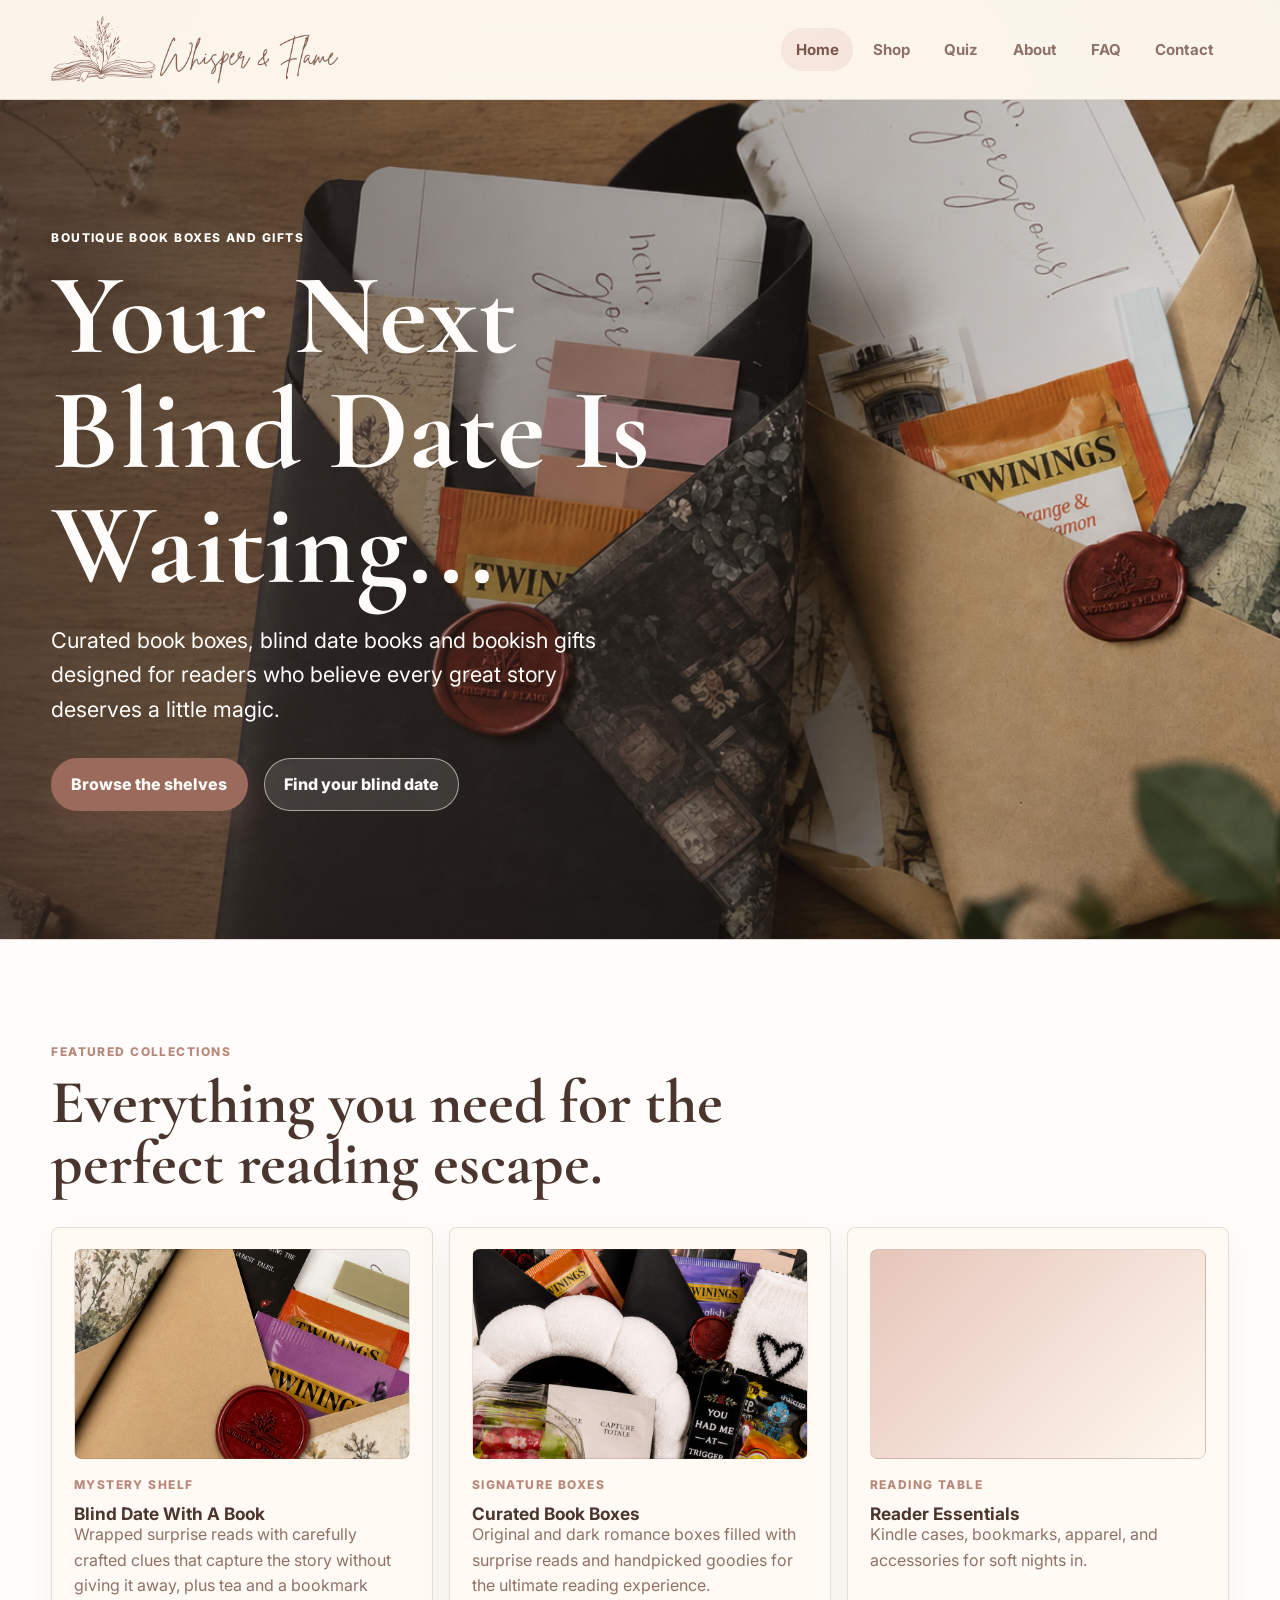
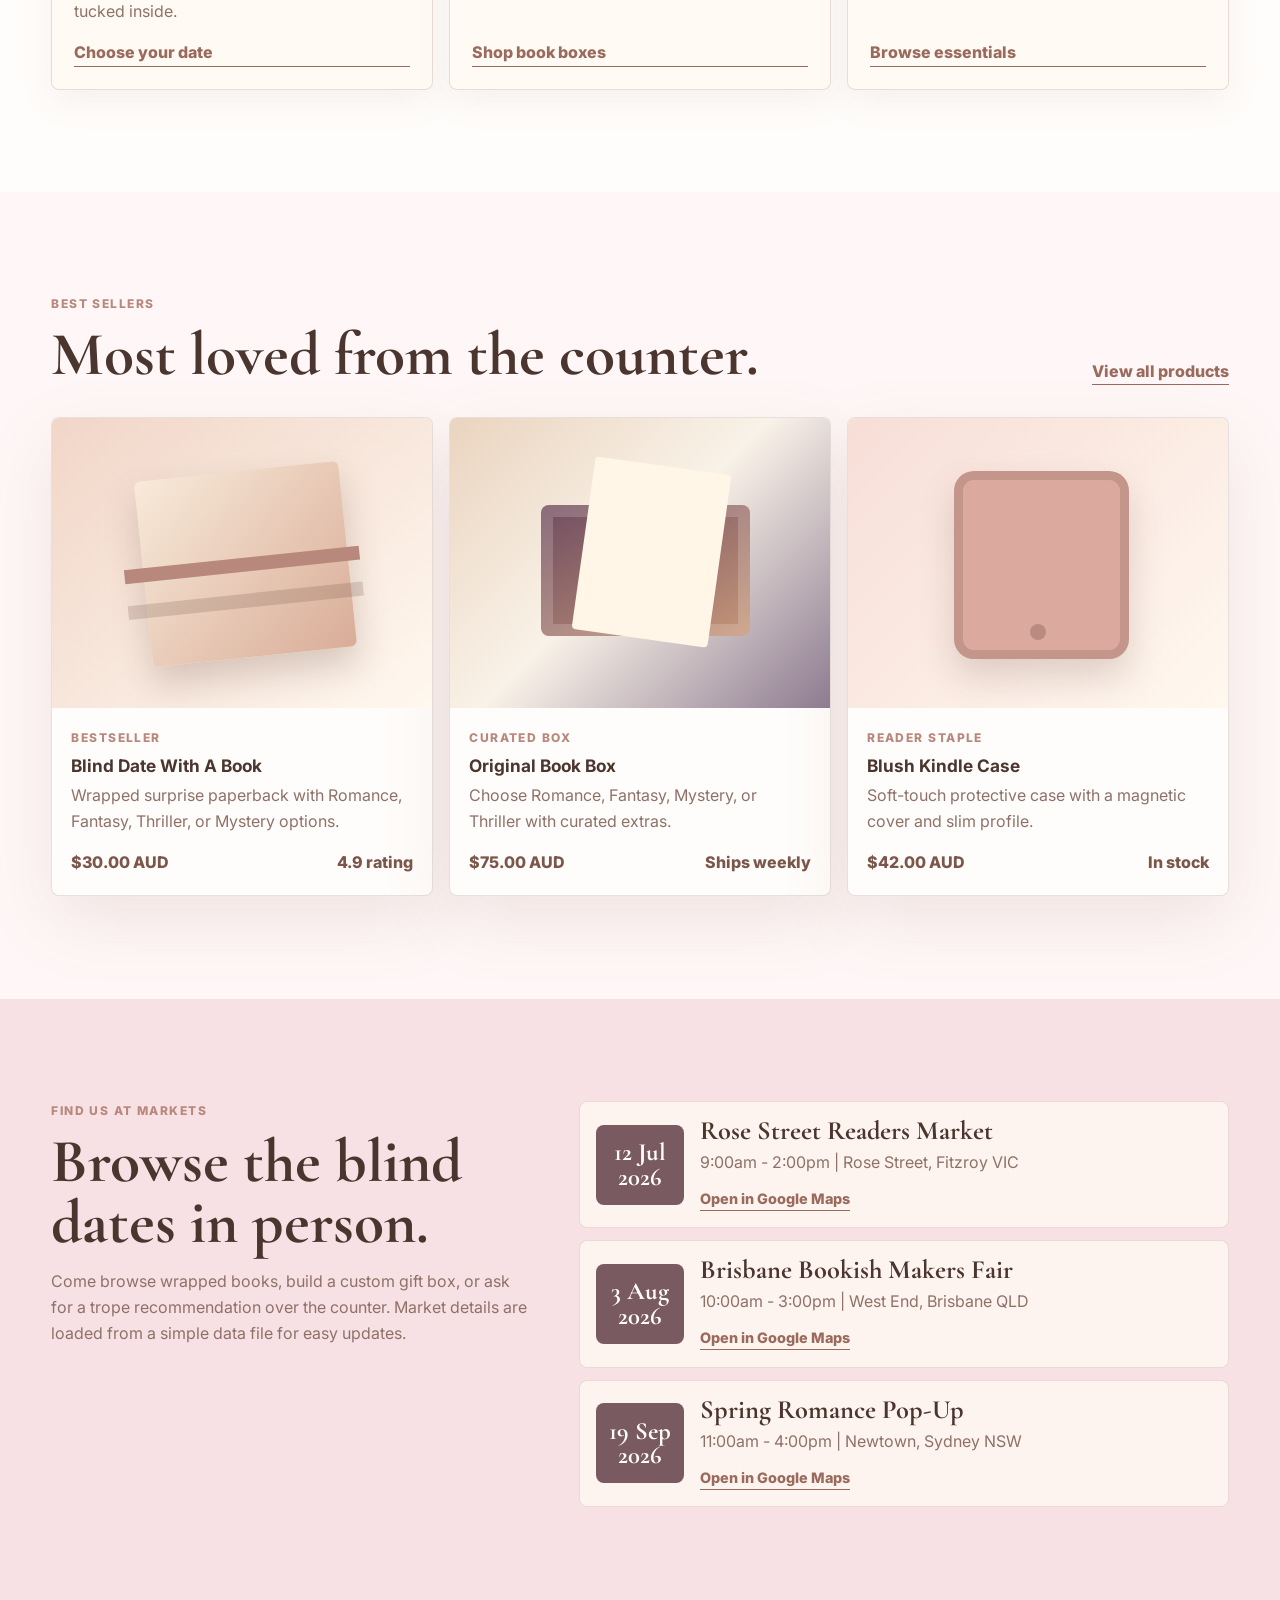
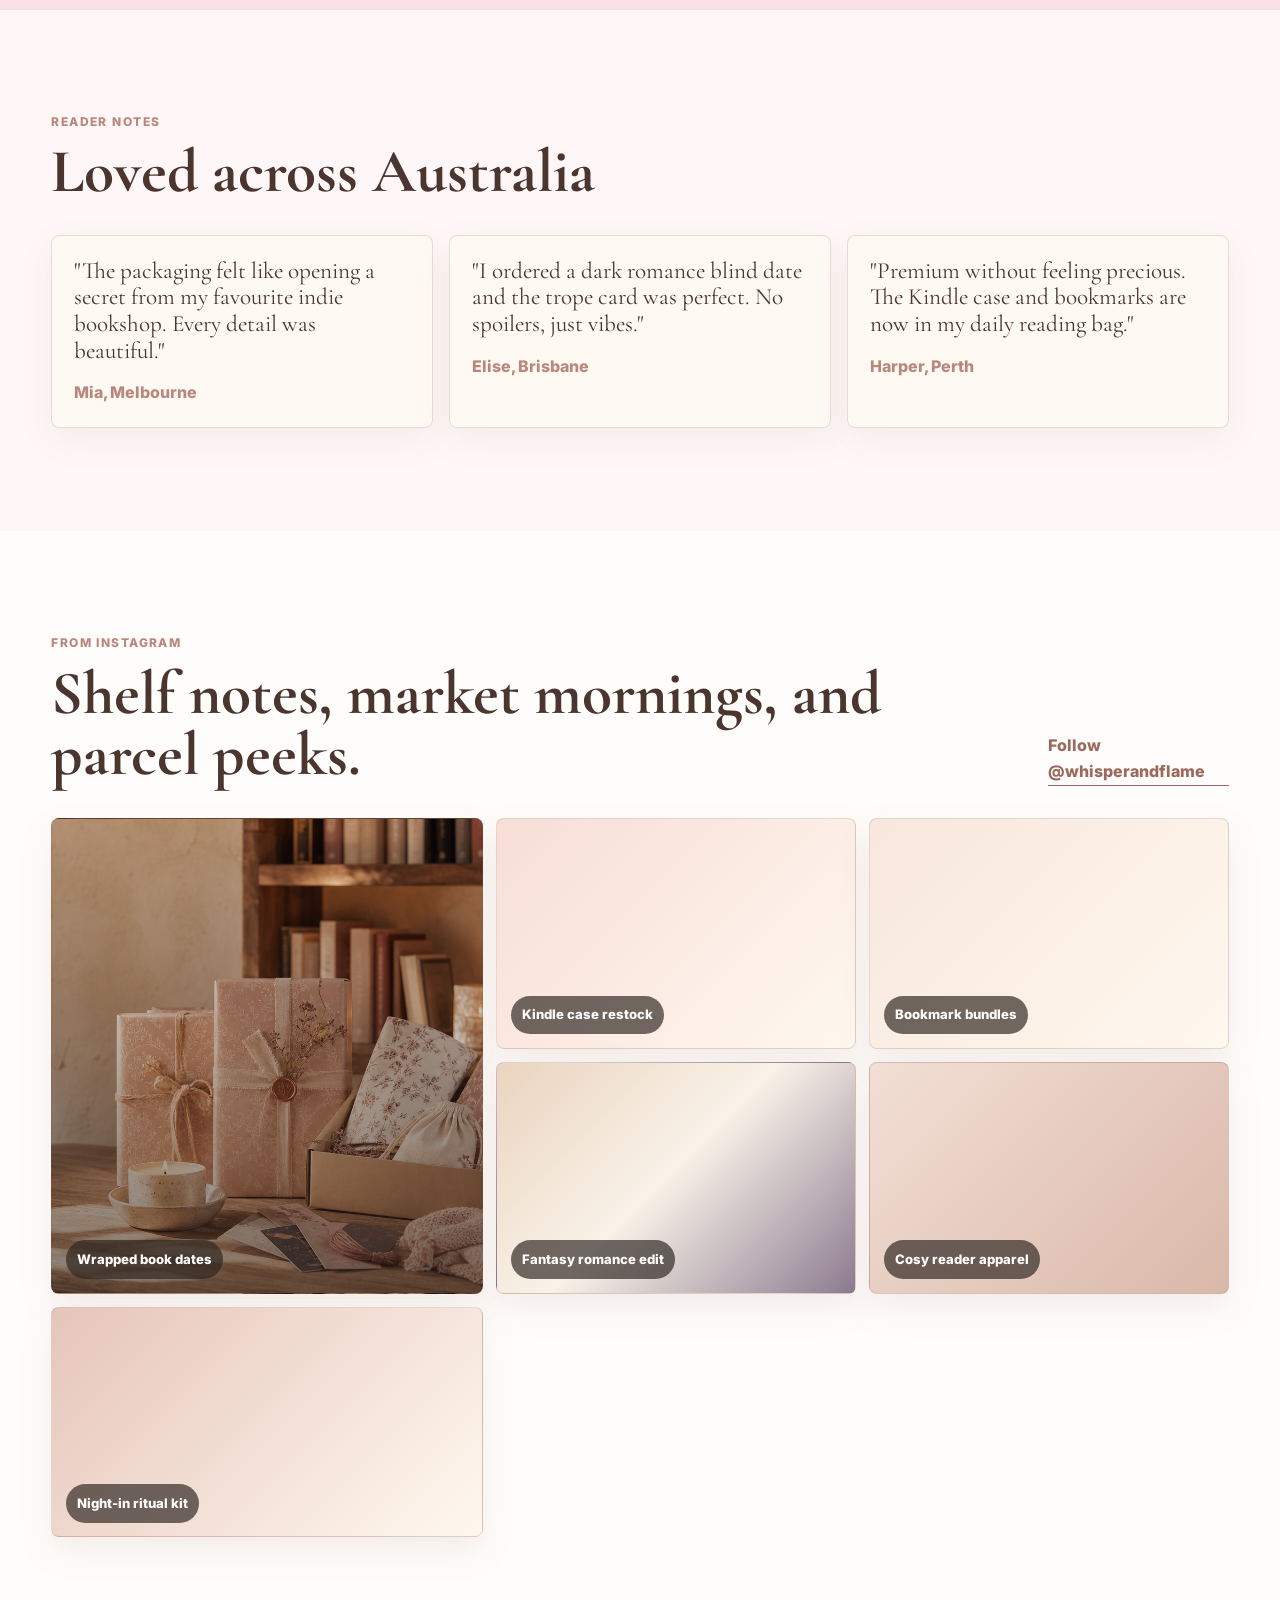
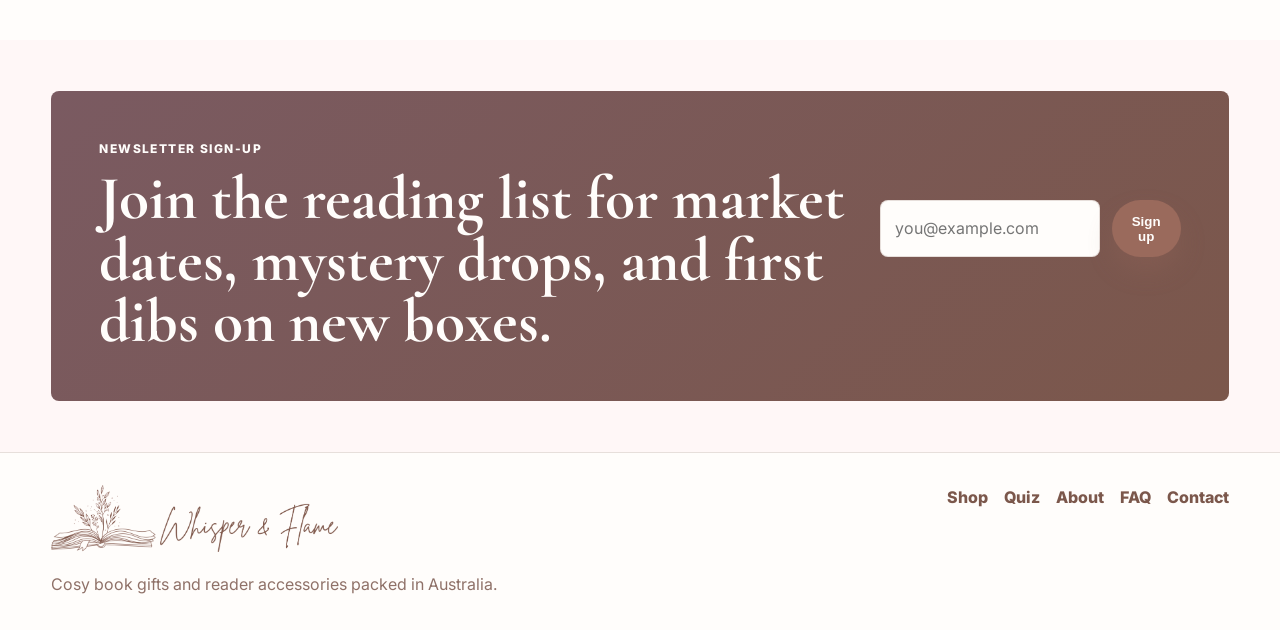
<file: index.html>
<!doctype html>
<html lang="en-AU">
  <head>
    <meta charset="utf-8">
    <meta name="viewport" content="width=device-width, initial-scale=1">
    <title>Whisper & Flame | Romantic Book Boxes Australia</title>
    <meta name="description" content="Whisper & Flame creates cosy book boxes, Blind Date With A Book packages, Kindle cases, bookmarks, apparel, and reading accessories for Australian romance and fantasy readers.">
    <link rel="preconnect" href="https://fonts.googleapis.com">
    <link rel="preconnect" href="https://fonts.gstatic.com" crossorigin>
    <link href="https://fonts.googleapis.com/css2?family=Cormorant+Garamond:wght@600;700&family=Inter:wght@400;500;600;700&display=swap" rel="stylesheet">
    <link rel="stylesheet" href="assets/styles.css">
  </head>
  <body>
    <header class="site-header">
      <a class="brand" href="index.html" aria-label="Whisper & Flame home">
        <span class="brand-mark">W&F</span>
        <span>Whisper & Flame</span>
      </a>
      <button class="nav-toggle" type="button" aria-label="Open menu" aria-expanded="false">
        <span></span><span></span><span></span>
      </button>
      <nav class="site-nav" aria-label="Primary navigation">
        <a href="index.html" aria-current="page">Home</a>
        <a href="shop.html">Shop</a>
        <a href="quiz.html">Quiz</a>
        <a href="about.html">About</a>
        <a href="faq.html">FAQ</a>
        <a href="contact.html">Contact</a>
      </nav>
    </header>

    <main>
      <section class="hero">
        <div class="hero-media" aria-hidden="true"></div>
        <div class="hero-content">
          <p class="eyebrow">Boutique book boxes and gifts</p>
          <h1>Your Next Blind Date Is Waiting...</h1>
          <p class="hero-copy">Curated book boxes, blind date books and bookish gifts designed for readers who believe every great story deserves a little magic.</p>
          <div class="hero-actions">
            <a class="button primary" href="shop.html">Browse the shelves</a>
            <a class="button ghost" href="quiz.html">Find your blind date</a>
          </div>
        </div>
      </section>

      <section class="section intro-band">
        <div class="section-heading">
          <p class="eyebrow">Featured collections</p>
          <h2>Everything you need for the perfect reading escape.</h2>
        </div>
        <div class="collection-grid">
          <article class="collection-card">
            <div class="collection-visual collection-photo blind-date-photo" aria-hidden="true"></div>
            <div>
              <p class="product-kicker">Mystery shelf</p>
              <h3>Blind Date With A Book</h3>
              <p>Wrapped surprise reads with carefully crafted clues that capture the story without giving it away, plus tea and a bookmark tucked inside.</p>
            </div>
            <a class="text-link" href="product.html">Choose your date</a>
          </article>
          <article class="collection-card">
            <div class="collection-visual collection-photo book-boxes-photo" aria-hidden="true"></div>
            <div>
              <p class="product-kicker">Signature boxes</p>
              <h3>Curated Book Boxes</h3>
              <p>Original and dark romance boxes filled with surprise reads and handpicked goodies for the ultimate reading experience.</p>
            </div>
            <a class="text-link" href="shop.html">Shop book boxes</a>
          </article>
          <article class="collection-card">
            <div class="collection-visual reading-kit" aria-hidden="true"></div>
            <div>
              <p class="product-kicker">Reading table</p>
              <h3>Reader Essentials</h3>
              <p>Kindle cases, bookmarks, apparel, and accessories for soft nights in.</p>
            </div>
            <a class="text-link" href="shop.html">Browse essentials</a>
          </article>
        </div>
      </section>

      <section class="section">
        <div class="section-heading split">
          <div>
            <p class="eyebrow">Best sellers</p>
            <h2>Most loved from the counter.</h2>
          </div>
          <a class="text-link" href="shop.html">View all products</a>
        </div>
        <div class="product-grid">
          <article class="product-card">
            <a class="product-visual blind-date" href="product.html" aria-label="View Blind Date With A Book product"></a>
            <div class="product-info">
              <p class="product-kicker">Bestseller</p>
              <h3><a href="product.html">Blind Date With A Book</a></h3>
              <p>Wrapped surprise paperback with Romance, Fantasy, Thriller, or Mystery options.</p>
              <div class="product-meta"><span>$30.00 AUD</span><span>4.9 rating</span></div>
            </div>
          </article>
          <article class="product-card">
            <a class="product-visual fantasy-box" href="shop.html" aria-label="View Original Book Box"></a>
            <div class="product-info">
              <p class="product-kicker">Curated box</p>
              <h3><a href="shop.html">Original Book Box</a></h3>
              <p>Choose Romance, Fantasy, Mystery, or Thriller with curated extras.</p>
              <div class="product-meta"><span>$75.00 AUD</span><span>Ships weekly</span></div>
            </div>
          </article>
          <article class="product-card">
            <a class="product-visual kindle-case" href="shop.html" aria-label="View Blush Kindle Case"></a>
            <div class="product-info">
              <p class="product-kicker">Reader staple</p>
              <h3><a href="shop.html">Blush Kindle Case</a></h3>
              <p>Soft-touch protective case with a magnetic cover and slim profile.</p>
              <div class="product-meta"><span>$42.00 AUD</span><span>In stock</span></div>
            </div>
          </article>
        </div>
      </section>

      <section class="section warm-section">
        <div class="market-layout">
          <div class="section-heading">
            <p class="eyebrow">Find Us At Markets</p>
            <h2>Browse the blind dates in person.</h2>
            <p>Come browse wrapped books, build a custom gift box, or ask for a trope recommendation over the counter. Market details are loaded from a simple data file for easy updates.</p>
          </div>
          <div class="market-list" data-markets-list aria-label="Upcoming market dates">
            <p class="market-loading">Loading upcoming markets...</p>
          </div>
        </div>
      </section>

      <section class="section reviews">
        <div class="section-heading">
          <p class="eyebrow">Reader notes</p>
          <h2>Loved across Australia</h2>
        </div>
        <div class="review-grid">
          <figure>
            <blockquote>"The packaging felt like opening a secret from my favourite indie bookshop. Every detail was beautiful."</blockquote>
            <figcaption>Mia, Melbourne</figcaption>
          </figure>
          <figure>
            <blockquote>"I ordered a dark romance blind date and the trope card was perfect. No spoilers, just vibes."</blockquote>
            <figcaption>Elise, Brisbane</figcaption>
          </figure>
          <figure>
            <blockquote>"Premium without feeling precious. The Kindle case and bookmarks are now in my daily reading bag."</blockquote>
            <figcaption>Harper, Perth</figcaption>
          </figure>
        </div>
      </section>

      <section class="section instagram-section">
        <div class="section-heading split">
          <div>
            <p class="eyebrow">From Instagram</p>
            <h2>Shelf notes, market mornings, and parcel peeks.</h2>
          </div>
          <a class="text-link" href="contact.html">Follow @whisperandflame</a>
        </div>
        <div class="instagram-grid" aria-label="Instagram feed preview">
          <a class="instagram-tile hero-tile" href="shop.html"><span>Wrapped book dates</span></a>
          <a class="instagram-tile kindle-case" href="shop.html"><span>Kindle case restock</span></a>
          <a class="instagram-tile bookmark" href="shop.html"><span>Bookmark bundles</span></a>
          <a class="instagram-tile fantasy-box" href="shop.html"><span>Fantasy romance edit</span></a>
          <a class="instagram-tile sweater" href="shop.html"><span>Cosy reader apparel</span></a>
          <a class="instagram-tile reading-kit" href="shop.html"><span>Night-in ritual kit</span></a>
        </div>
      </section>

      <section class="newsletter">
        <div>
          <p class="eyebrow">Newsletter sign-up</p>
          <h2>Join the reading list for market dates, mystery drops, and first dibs on new boxes.</h2>
        </div>
        <form class="signup-form" data-signup>
          <label class="sr-only" for="email">Email address</label>
          <input id="email" name="email" type="email" placeholder="you@example.com" required>
          <button class="button primary" type="submit">Sign up</button>
          <p class="form-note" aria-live="polite"></p>
        </form>
      </section>
    </main>

    <footer class="site-footer">
      <div>
        <a class="brand" href="index.html"><span class="brand-mark">W&F</span><span>Whisper & Flame</span></a>
        <p>Cosy book gifts and reader accessories packed in Australia.</p>
      </div>
      <div class="footer-links">
        <a href="shop.html">Shop</a>
        <a href="quiz.html">Quiz</a>
        <a href="about.html">About</a>
        <a href="faq.html">FAQ</a>
        <a href="contact.html">Contact</a>
      </div>
    </footer>
    <script src="assets/main.js"></script>
  </body>
</html>
</file>
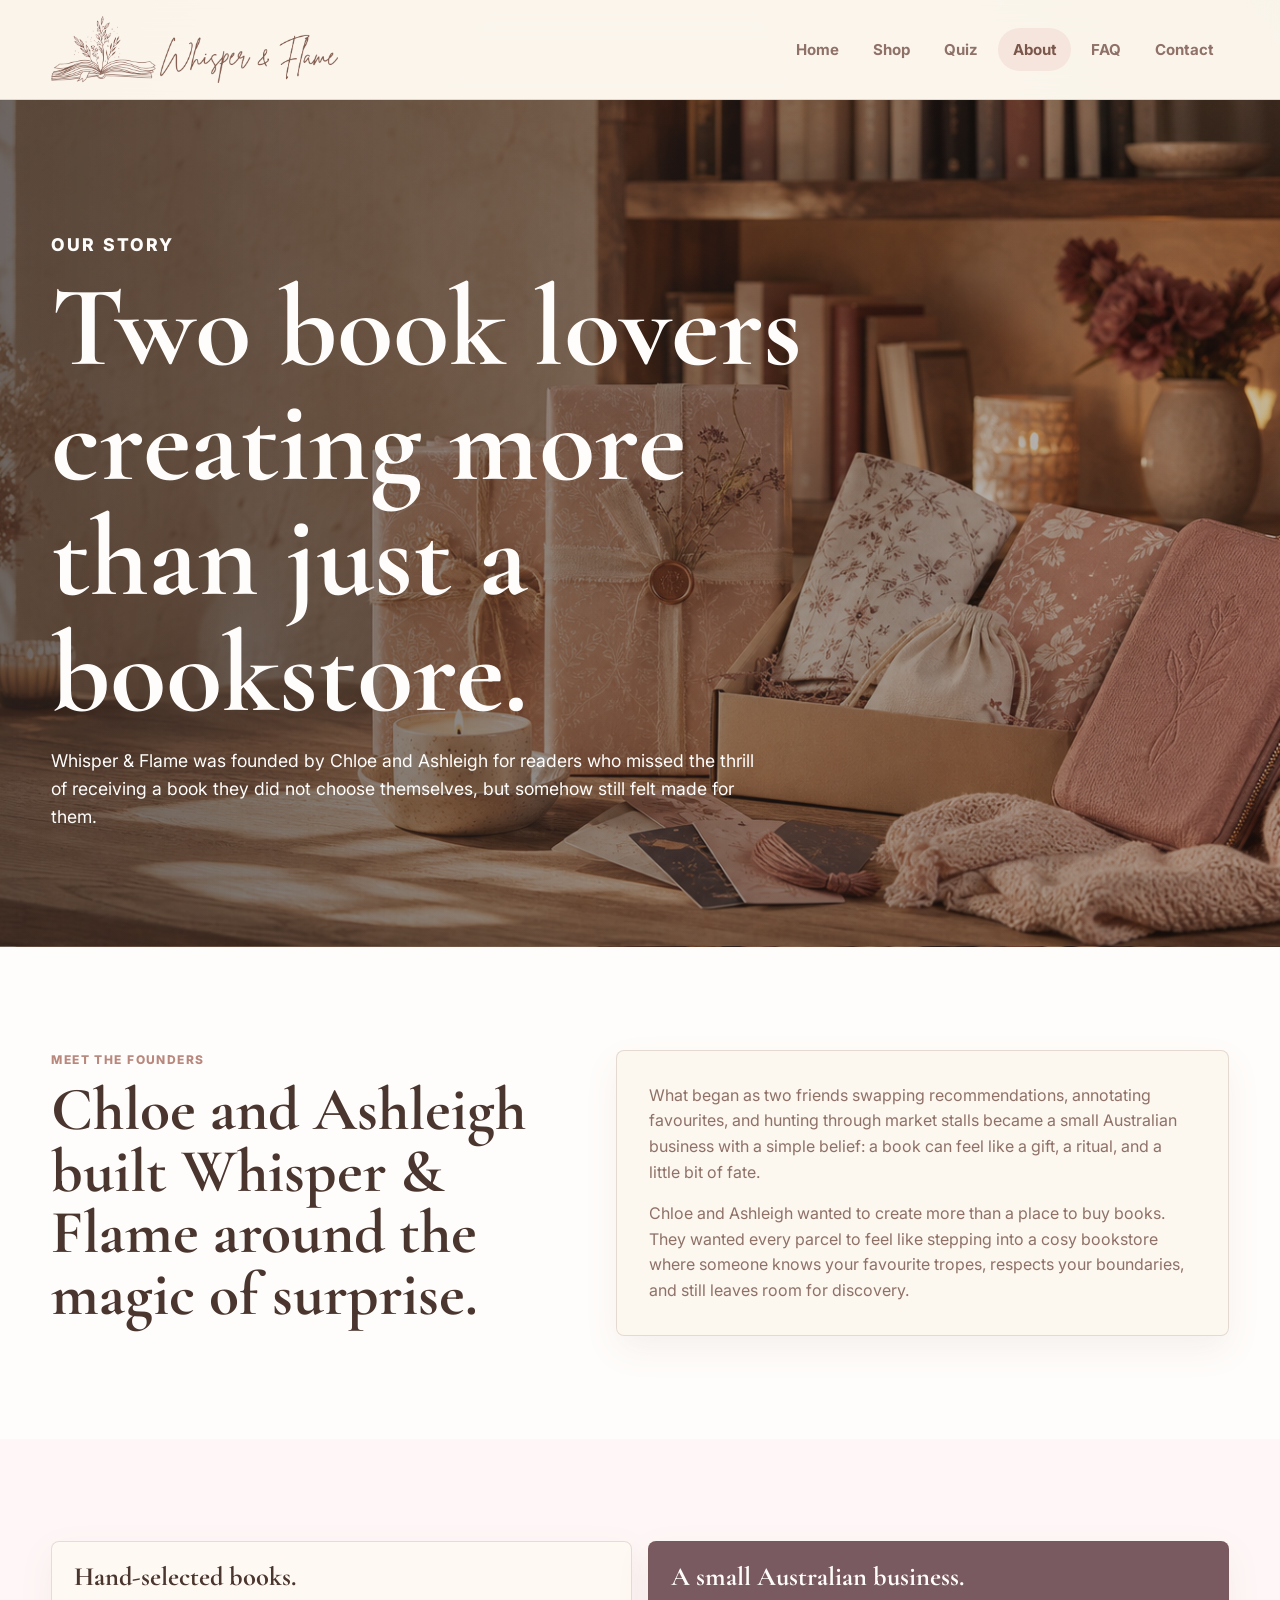
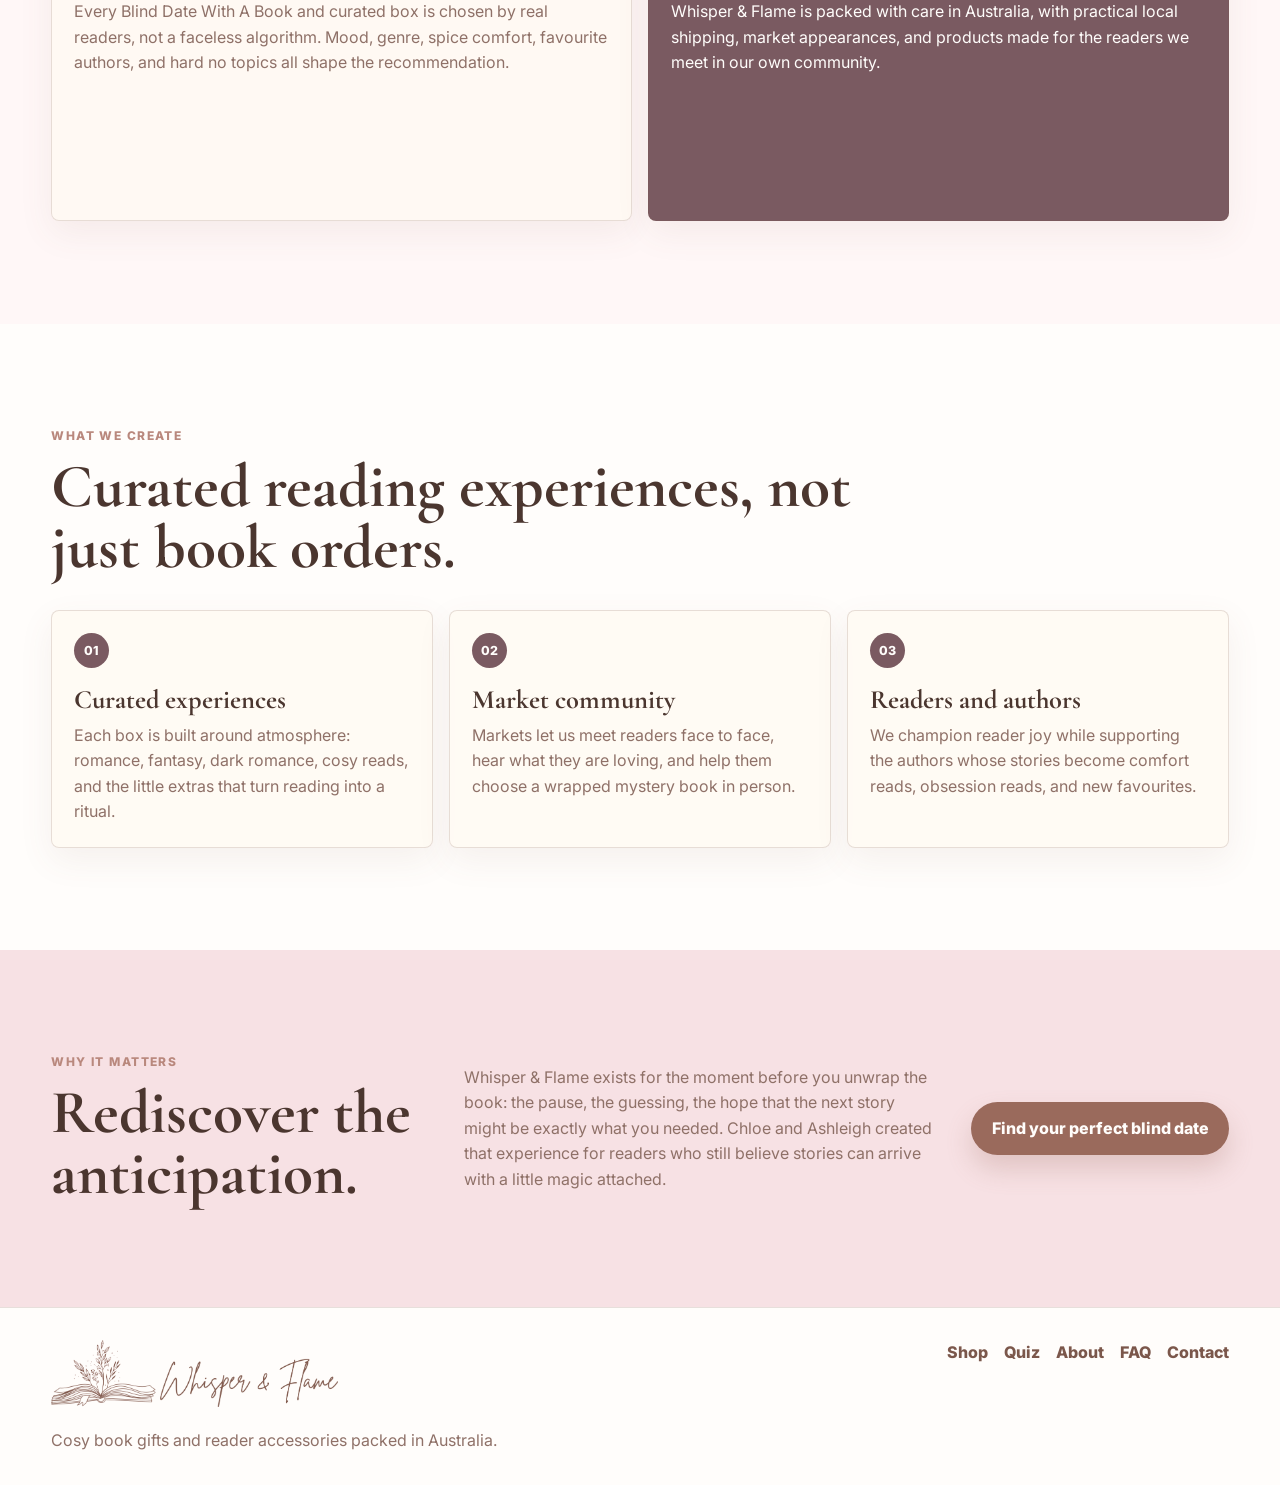
<file: about.html>
<!doctype html>
<html lang="en-AU">
  <head>
    <meta charset="utf-8">
    <meta name="viewport" content="width=device-width, initial-scale=1">
    <title>About Us | Whisper & Flame</title>
    <meta name="description" content="Meet Chloe and Ashleigh, the founders of Whisper & Flame, a small Australian book business creating hand-selected surprise books and curated reading experiences.">
    <link rel="preconnect" href="https://fonts.googleapis.com">
    <link rel="preconnect" href="https://fonts.gstatic.com" crossorigin>
    <link href="https://fonts.googleapis.com/css2?family=Cormorant+Garamond:wght@600;700&family=Inter:wght@400;500;600;700&display=swap" rel="stylesheet">
    <link rel="stylesheet" href="assets/styles.css">
  </head>
  <body>
    <header class="site-header">
      <a class="brand" href="index.html"><span class="brand-mark">W&F</span><span>Whisper & Flame</span></a>
      <button class="nav-toggle" type="button" aria-label="Open menu" aria-expanded="false"><span></span><span></span><span></span></button>
      <nav class="site-nav" aria-label="Primary navigation">
        <a href="index.html">Home</a><a href="shop.html">Shop</a><a href="quiz.html">Quiz</a><a href="about.html" aria-current="page">About</a><a href="faq.html">FAQ</a><a href="contact.html">Contact</a>
      </nav>
    </header>
    <main>
      <section class="page-hero story-hero">
        <p class="eyebrow">Our story</p>
        <h1>Two book lovers creating more than just a bookstore.</h1>
        <p>Whisper & Flame was founded by Chloe and Ashleigh for readers who missed the thrill of receiving a book they did not choose themselves, but somehow still felt made for them.</p>
      </section>

      <section class="section founder-story">
        <div class="founder-copy">
          <p class="eyebrow">Meet the founders</p>
          <h2>Chloe and Ashleigh built Whisper & Flame around the magic of surprise.</h2>
        </div>
        <div class="founder-note">
          <p>What began as two friends swapping recommendations, annotating favourites, and hunting through market stalls became a small Australian business with a simple belief: a book can feel like a gift, a ritual, and a little bit of fate.</p>
          <p>Chloe and Ashleigh wanted to create more than a place to buy books. They wanted every parcel to feel like stepping into a cosy bookstore where someone knows your favourite tropes, respects your boundaries, and still leaves room for discovery.</p>
        </div>
      </section>

      <section class="section story-grid">
        <div class="story-card">
          <h2>Hand-selected books.</h2>
          <p>Every Blind Date With A Book and curated box is chosen by real readers, not a faceless algorithm. Mood, genre, spice comfort, favourite authors, and hard no topics all shape the recommendation.</p>
        </div>
        <div class="story-card accent">
          <h2>A small Australian business.</h2>
          <p>Whisper & Flame is packed with care in Australia, with practical local shipping, market appearances, and products made for the readers we meet in our own community.</p>
        </div>
      </section>

      <section class="section values">
        <div class="section-heading">
          <p class="eyebrow">What we create</p>
          <h2>Curated reading experiences, not just book orders.</h2>
        </div>
        <div class="feature-grid">
          <article><span class="feature-icon">01</span><h3>Curated experiences</h3><p>Each box is built around atmosphere: romance, fantasy, dark romance, cosy reads, and the little extras that turn reading into a ritual.</p></article>
          <article><span class="feature-icon">02</span><h3>Market community</h3><p>Markets let us meet readers face to face, hear what they are loving, and help them choose a wrapped mystery book in person.</p></article>
          <article><span class="feature-icon">03</span><h3>Readers and authors</h3><p>We champion reader joy while supporting the authors whose stories become comfort reads, obsession reads, and new favourites.</p></article>
        </div>
      </section>

      <section class="section about-closing">
        <div>
          <p class="eyebrow">Why it matters</p>
          <h2>Rediscover the anticipation.</h2>
        </div>
        <p>Whisper & Flame exists for the moment before you unwrap the book: the pause, the guessing, the hope that the next story might be exactly what you needed. Chloe and Ashleigh created that experience for readers who still believe stories can arrive with a little magic attached.</p>
        <a class="button primary" href="quiz.html">Find your perfect blind date</a>
      </section>
    </main>
    <footer class="site-footer">
      <div><a class="brand" href="index.html"><span class="brand-mark">W&F</span><span>Whisper & Flame</span></a><p>Cosy book gifts and reader accessories packed in Australia.</p></div>
      <div class="footer-links"><a href="shop.html">Shop</a><a href="quiz.html">Quiz</a><a href="about.html">About</a><a href="faq.html">FAQ</a><a href="contact.html">Contact</a></div>
    </footer>
    <script src="assets/main.js"></script>
  </body>
</html>
</file>
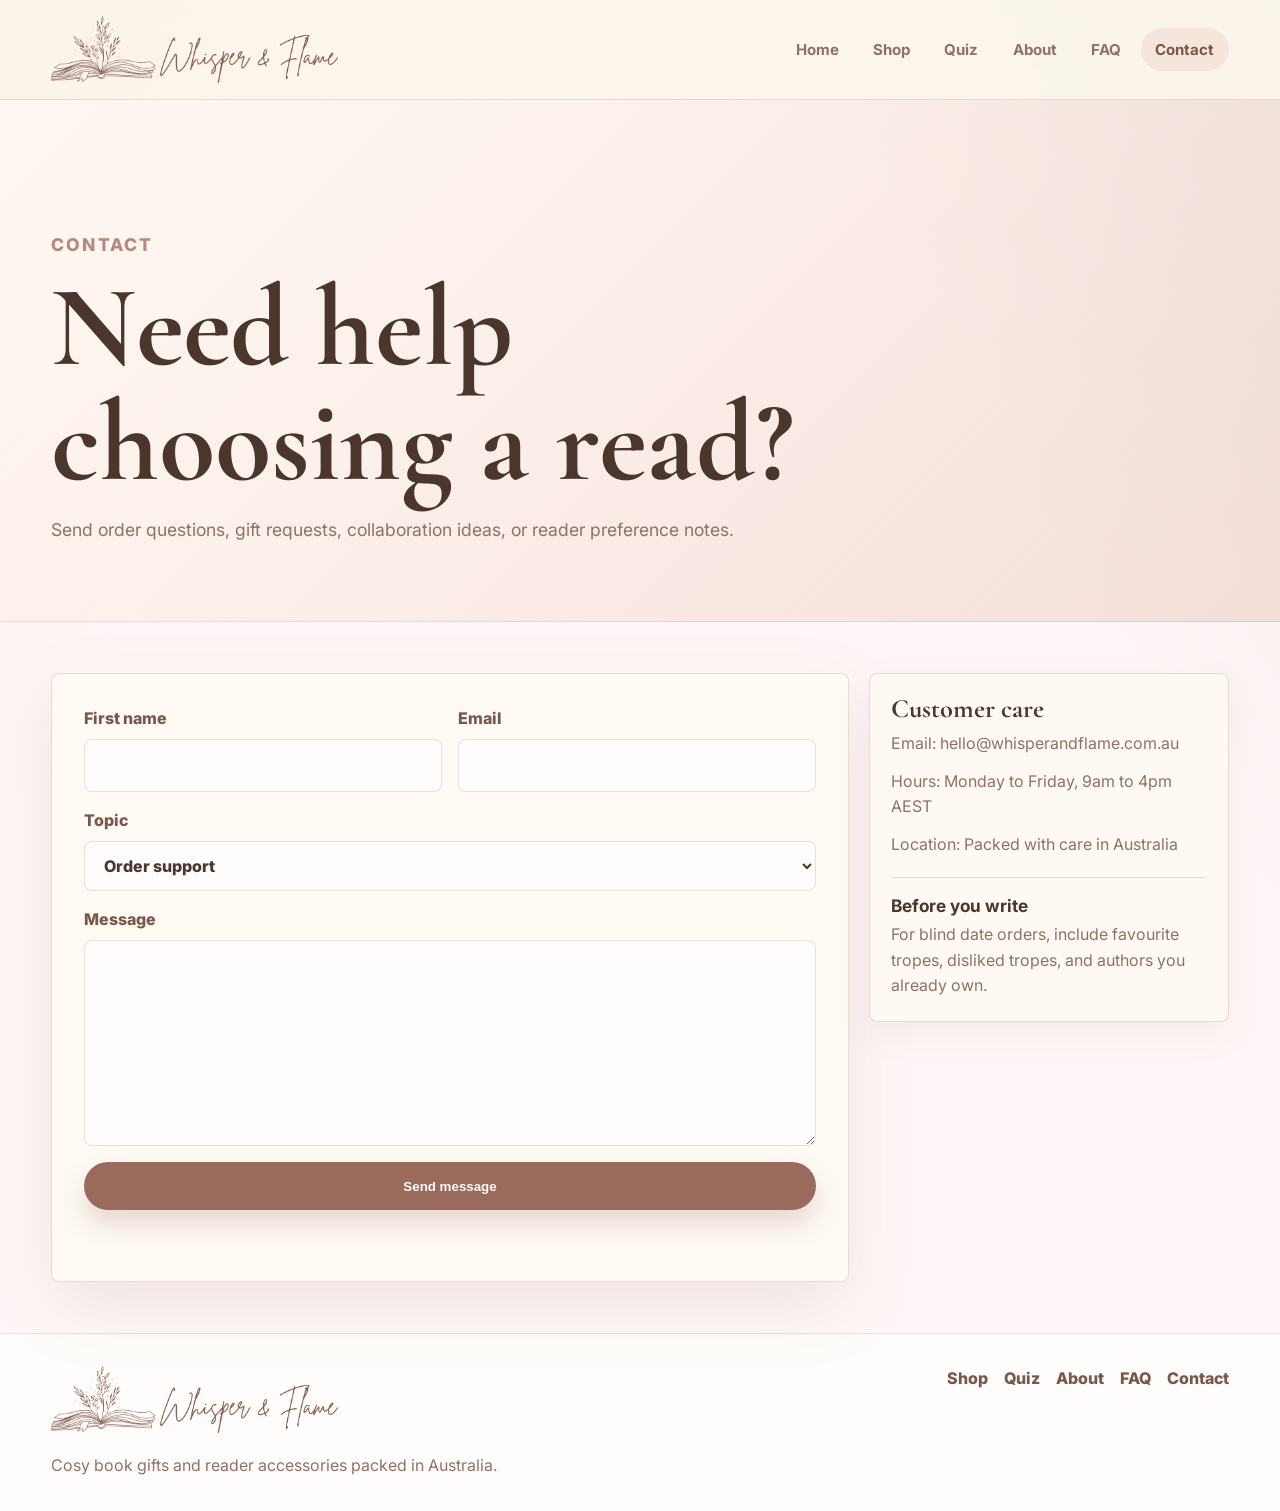
<file: contact.html>
<!doctype html>
<html lang="en-AU">
  <head>
    <meta charset="utf-8">
    <meta name="viewport" content="width=device-width, initial-scale=1">
    <title>Contact | Whisper & Flame</title>
    <meta name="description" content="Contact Whisper & Flame for book box questions, order support, gift help, and wholesale enquiries.">
    <link rel="preconnect" href="https://fonts.googleapis.com">
    <link rel="preconnect" href="https://fonts.gstatic.com" crossorigin>
    <link href="https://fonts.googleapis.com/css2?family=Cormorant+Garamond:wght@600;700&family=Inter:wght@400;500;600;700&display=swap" rel="stylesheet">
    <link rel="stylesheet" href="assets/styles.css">
  </head>
  <body>
    <header class="site-header">
      <a class="brand" href="index.html"><span class="brand-mark">W&F</span><span>Whisper & Flame</span></a>
      <button class="nav-toggle" type="button" aria-label="Open menu" aria-expanded="false"><span></span><span></span><span></span></button>
      <nav class="site-nav" aria-label="Primary navigation">
        <a href="index.html">Home</a><a href="shop.html">Shop</a><a href="quiz.html">Quiz</a><a href="about.html">About</a><a href="faq.html">FAQ</a><a href="contact.html" aria-current="page">Contact</a>
      </nav>
    </header>
    <main>
      <section class="page-hero compact">
        <p class="eyebrow">Contact</p>
        <h1>Need help choosing a read?</h1>
        <p>Send order questions, gift requests, collaboration ideas, or reader preference notes.</p>
      </section>

      <section class="contact-layout">
        <form class="contact-form" data-contact>
          <div class="field-pair">
            <label>First name<input name="first-name" type="text" required></label>
            <label>Email<input name="email" type="email" required></label>
          </div>
          <label>Topic
            <select name="topic">
              <option>Order support</option>
              <option>Gift help</option>
              <option>Product question</option>
              <option>Wholesale or collaboration</option>
            </select>
          </label>
          <label>Message<textarea name="message" rows="7" required></textarea></label>
          <button class="button primary" type="submit">Send message</button>
          <p class="form-note" aria-live="polite"></p>
        </form>
        <aside class="contact-card">
          <h2>Customer care</h2>
          <p>Email: hello@whisperandflame.com.au</p>
          <p>Hours: Monday to Friday, 9am to 4pm AEST</p>
          <p>Location: Packed with care in Australia</p>
          <div class="mini-divider"></div>
          <h3>Before you write</h3>
          <p>For blind date orders, include favourite tropes, disliked tropes, and authors you already own.</p>
        </aside>
      </section>
    </main>
    <footer class="site-footer">
      <div><a class="brand" href="index.html"><span class="brand-mark">W&F</span><span>Whisper & Flame</span></a><p>Cosy book gifts and reader accessories packed in Australia.</p></div>
      <div class="footer-links"><a href="shop.html">Shop</a><a href="quiz.html">Quiz</a><a href="about.html">About</a><a href="faq.html">FAQ</a><a href="contact.html">Contact</a></div>
    </footer>
    <script src="assets/main.js"></script>
  </body>
</html>
</file>
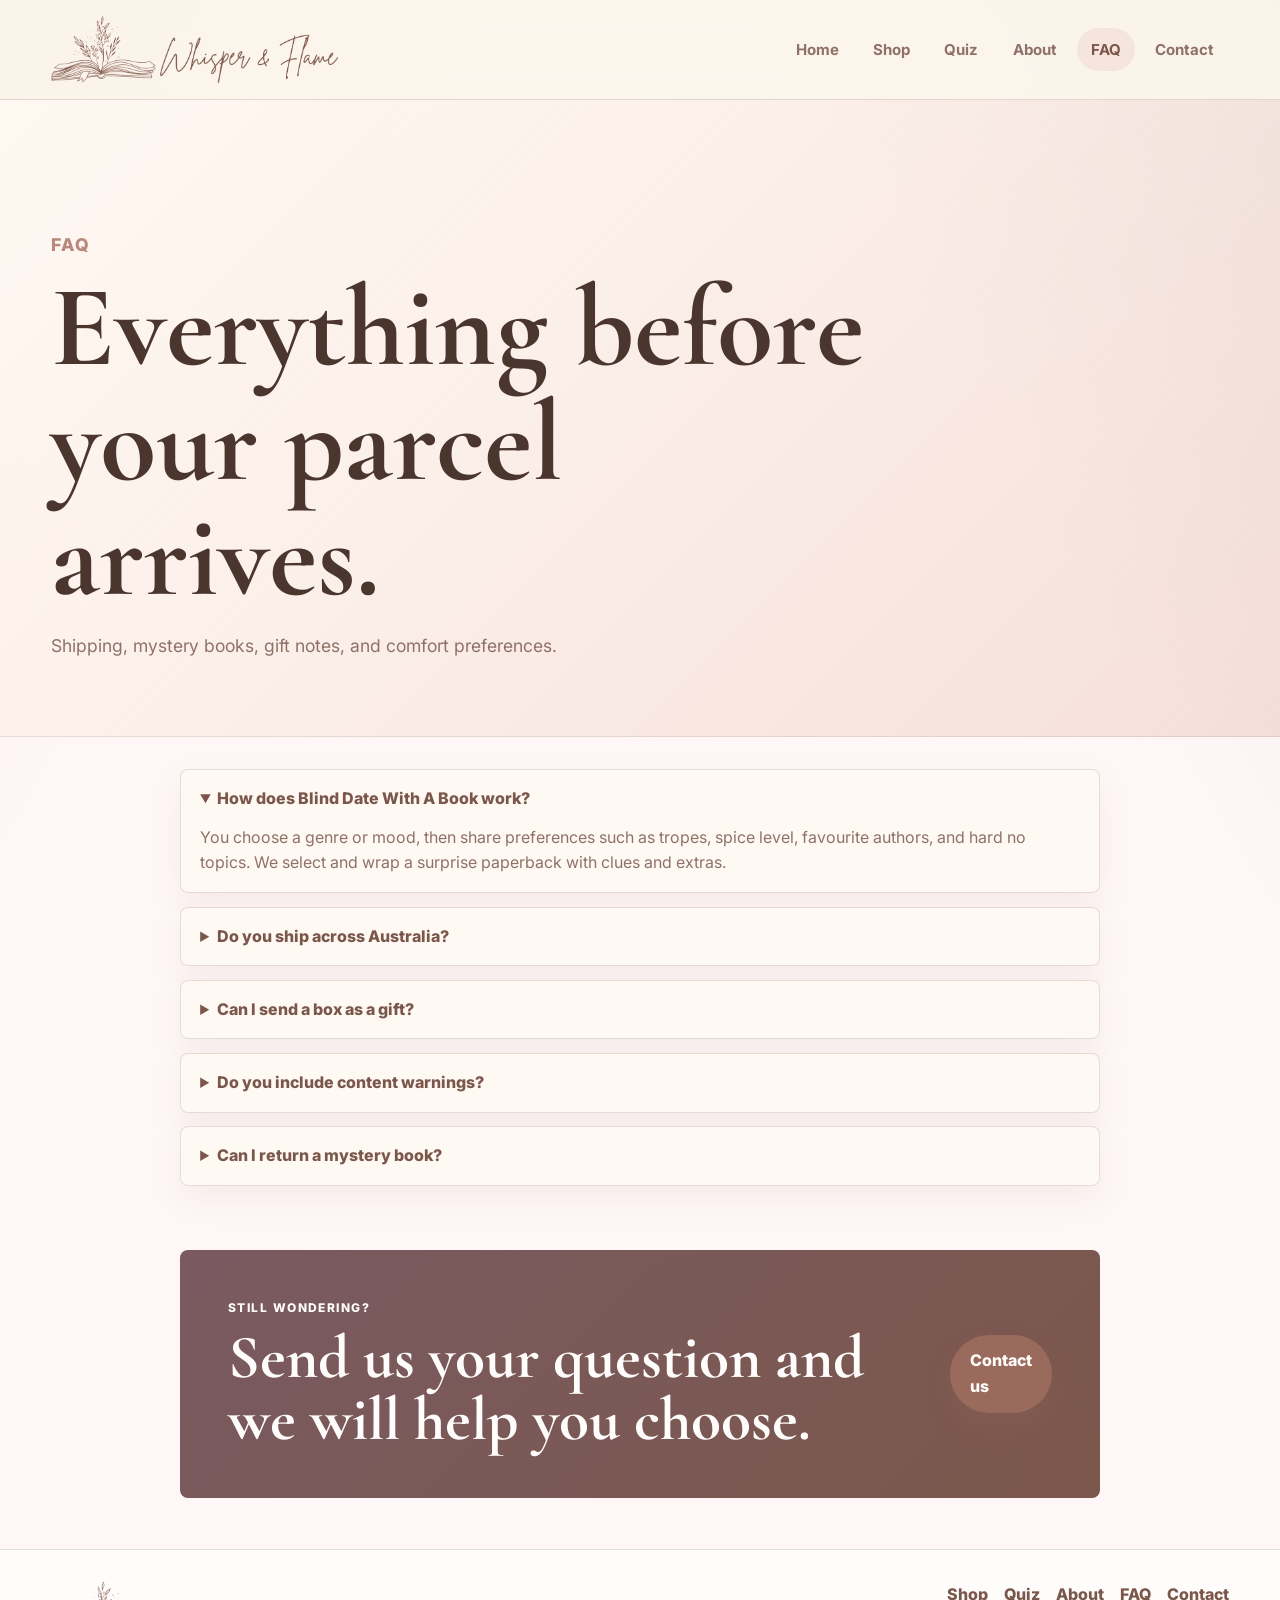
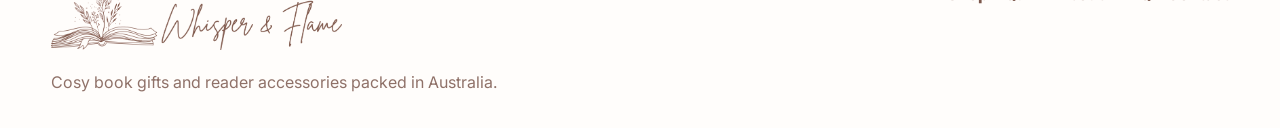
<file: faq.html>
<!doctype html>
<html lang="en-AU">
  <head>
    <meta charset="utf-8">
    <meta name="viewport" content="width=device-width, initial-scale=1">
    <title>FAQ | Whisper & Flame</title>
    <meta name="description" content="Frequently asked questions about Whisper & Flame shipping, blind date books, curated boxes, gifts, returns, and content notes.">
    <link rel="preconnect" href="https://fonts.googleapis.com">
    <link rel="preconnect" href="https://fonts.gstatic.com" crossorigin>
    <link href="https://fonts.googleapis.com/css2?family=Cormorant+Garamond:wght@600;700&family=Inter:wght@400;500;600;700&display=swap" rel="stylesheet">
    <link rel="stylesheet" href="assets/styles.css">
  </head>
  <body>
    <header class="site-header">
      <a class="brand" href="index.html"><span class="brand-mark">W&F</span><span>Whisper & Flame</span></a>
      <button class="nav-toggle" type="button" aria-label="Open menu" aria-expanded="false"><span></span><span></span><span></span></button>
      <nav class="site-nav" aria-label="Primary navigation">
        <a href="index.html">Home</a><a href="shop.html">Shop</a><a href="quiz.html">Quiz</a><a href="about.html">About</a><a href="faq.html" aria-current="page">FAQ</a><a href="contact.html">Contact</a>
      </nav>
    </header>
    <main>
      <section class="page-hero compact">
        <p class="eyebrow">FAQ</p>
        <h1>Everything before your parcel arrives.</h1>
        <p>Shipping, mystery books, gift notes, and comfort preferences.</p>
      </section>
      <section class="faq-list">
        <details open>
          <summary>How does Blind Date With A Book work?</summary>
          <p>You choose a genre or mood, then share preferences such as tropes, spice level, favourite authors, and hard no topics. We select and wrap a surprise paperback with clues and extras.</p>
        </details>
        <details>
          <summary>Do you ship across Australia?</summary>
          <p>Yes. Orders ship Australia-wide, with free standard shipping on orders over $95 AUD. Dispatch is usually 2 to 4 business days unless a product is marked preorder.</p>
        </details>
        <details>
          <summary>Can I send a box as a gift?</summary>
          <p>Absolutely. Add a gift note at checkout and use the recipient address for shipping. Prices are not included inside the parcel.</p>
        </details>
        <details>
          <summary>Do you include content warnings?</summary>
          <p>We include comfort notes where possible and encourage customers to add hard no topics. Mystery books still keep the title hidden, but we never ignore safety preferences.</p>
        </details>
        <details>
          <summary>Can I return a mystery book?</summary>
          <p>Unopened accessories can be returned within 14 days. Because blind date books are curated and wrapped to order, they are not returnable unless damaged or incorrect.</p>
        </details>
      </section>
      <section class="newsletter narrow">
        <div><p class="eyebrow">Still wondering?</p><h2>Send us your question and we will help you choose.</h2></div>
        <a class="button primary" href="contact.html">Contact us</a>
      </section>
    </main>
    <footer class="site-footer">
      <div><a class="brand" href="index.html"><span class="brand-mark">W&F</span><span>Whisper & Flame</span></a><p>Cosy book gifts and reader accessories packed in Australia.</p></div>
      <div class="footer-links"><a href="shop.html">Shop</a><a href="quiz.html">Quiz</a><a href="about.html">About</a><a href="faq.html">FAQ</a><a href="contact.html">Contact</a></div>
    </footer>
    <script src="assets/main.js"></script>
  </body>
</html>
</file>
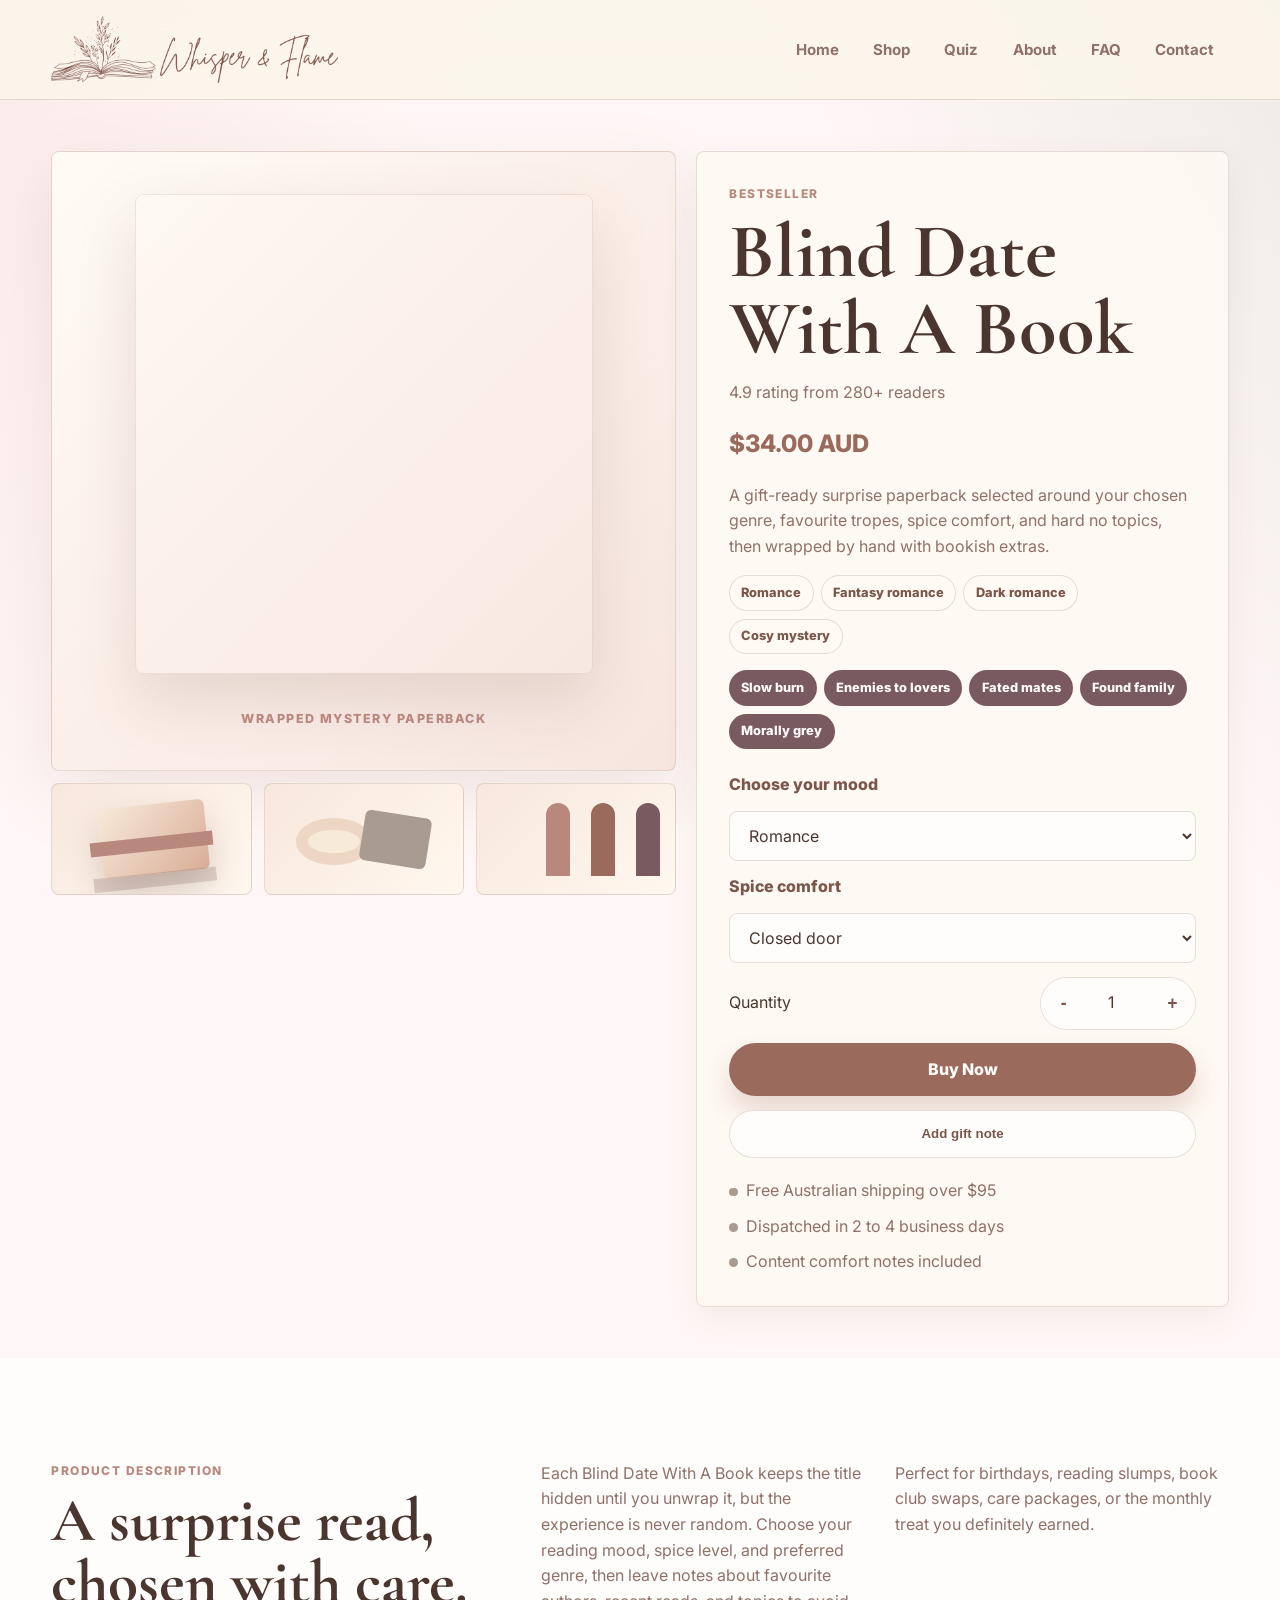
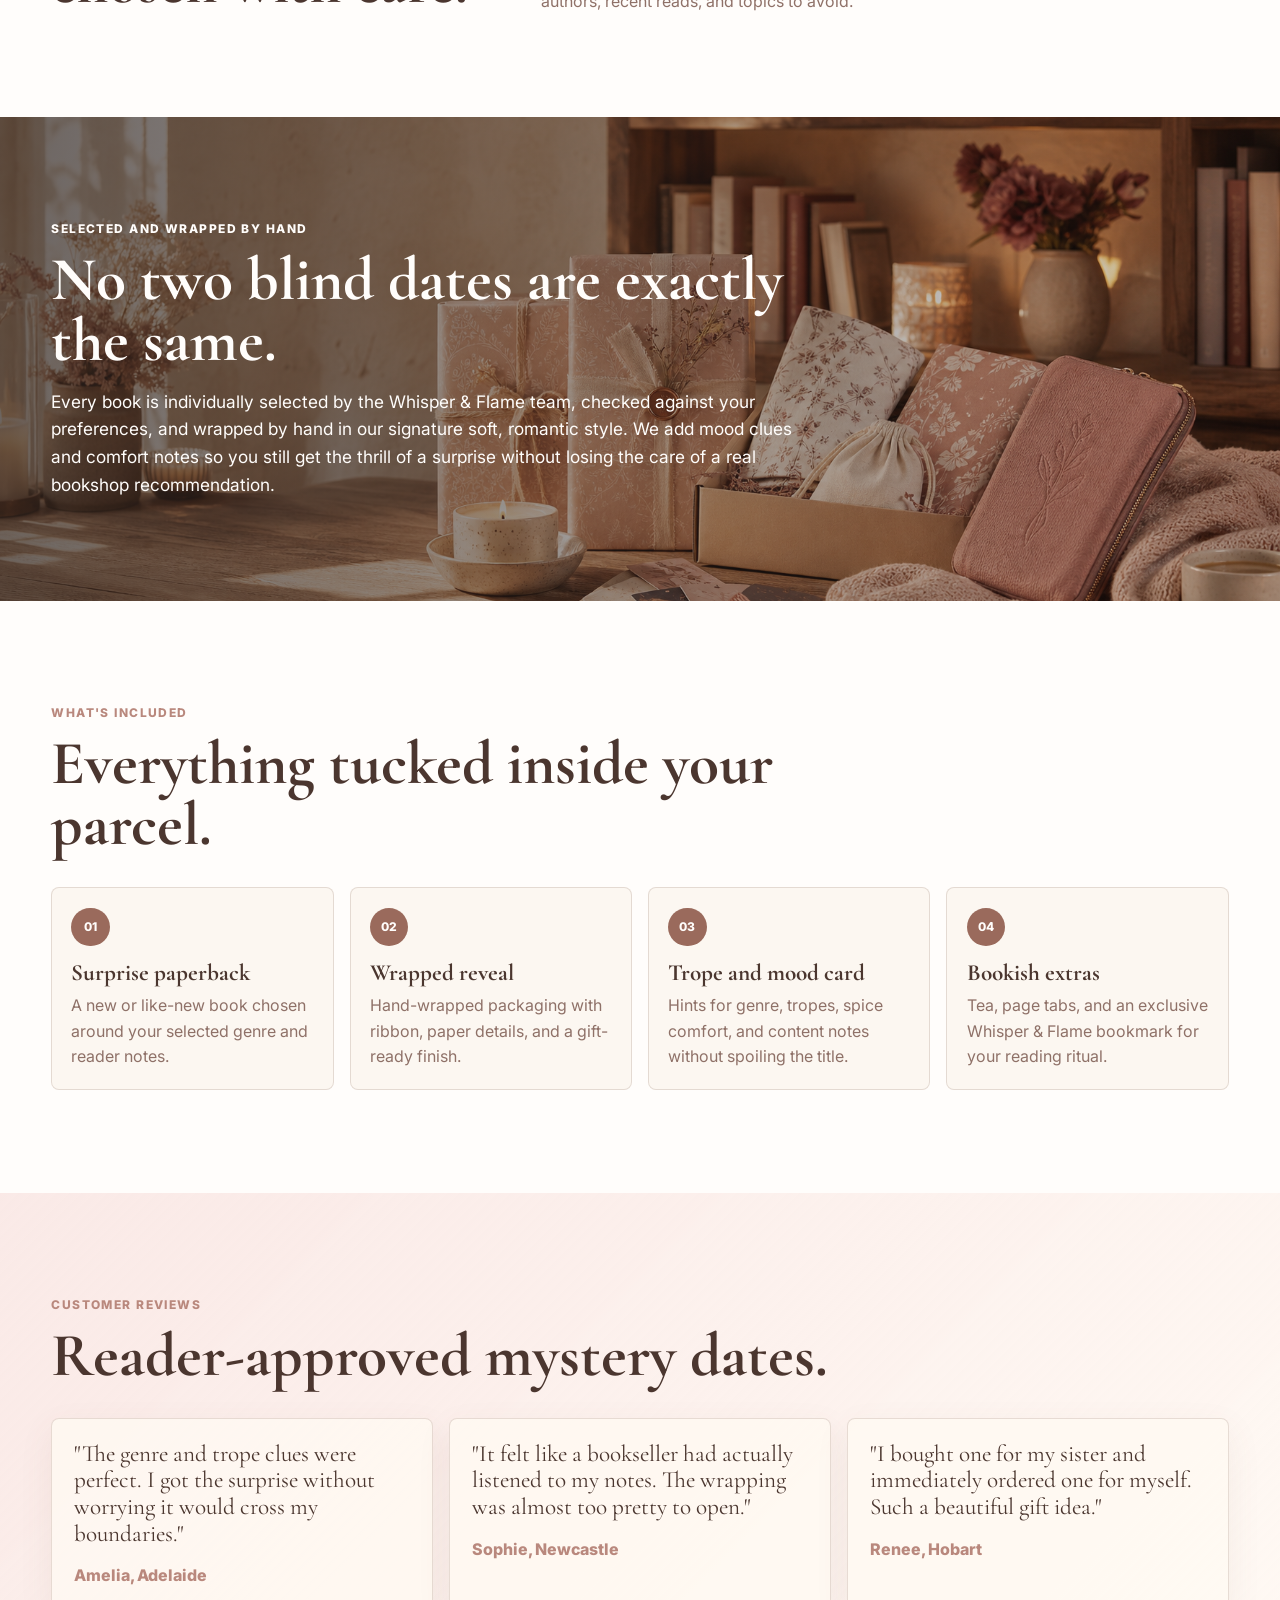
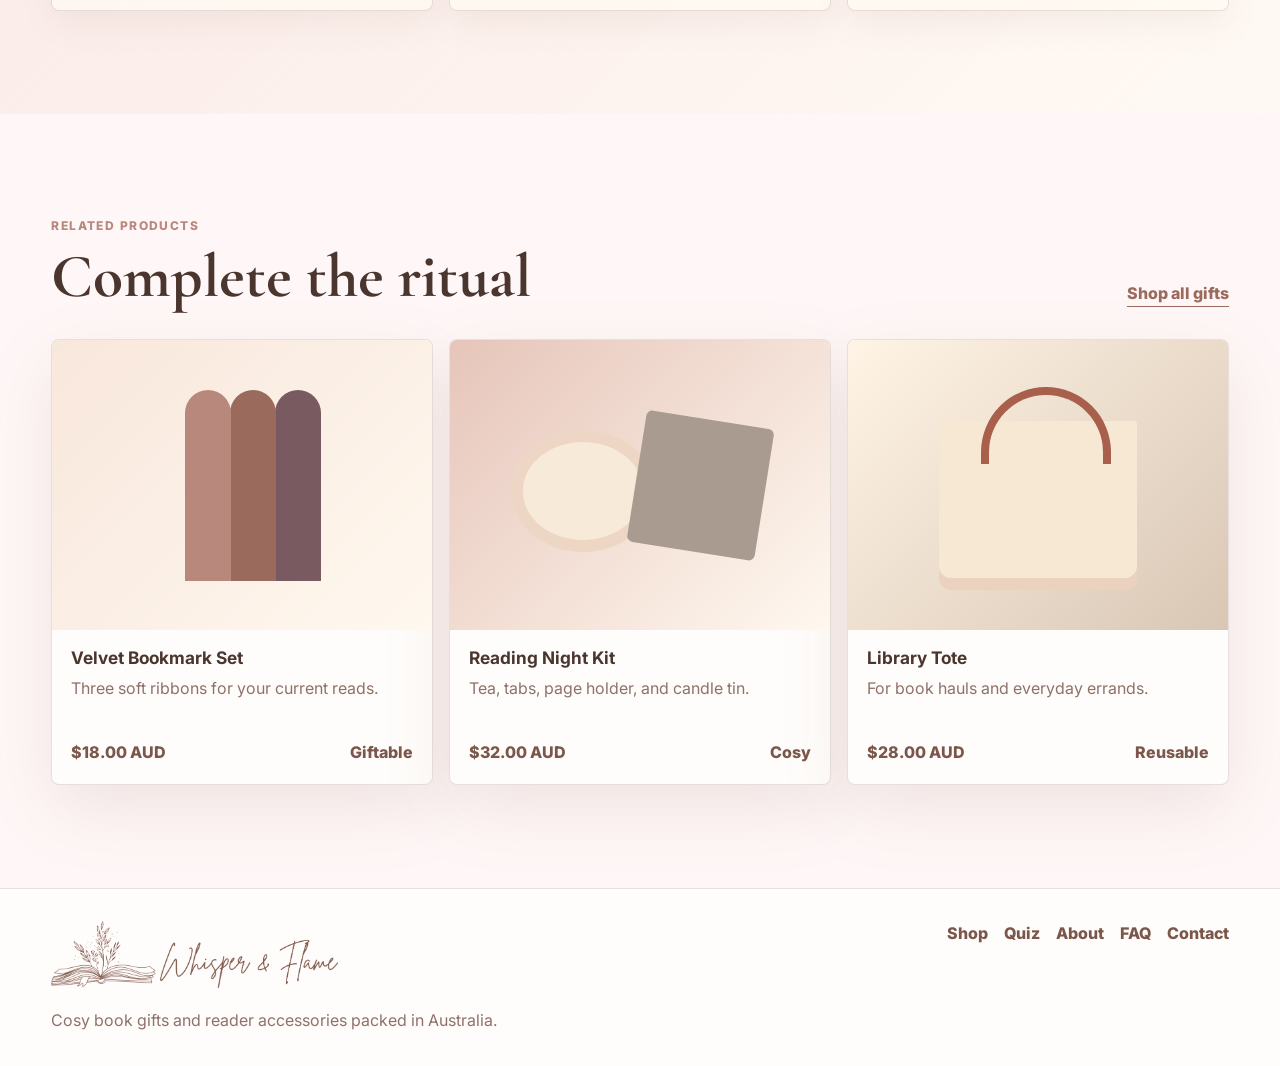
<file: product.html>
<!doctype html>
<html lang="en-AU">
  <head>
    <meta charset="utf-8">
    <meta name="viewport" content="width=device-width, initial-scale=1">
    <title>Blind Date With A Book | Whisper & Flame</title>
    <meta name="description" content="A wrapped surprise book package with genre, trope, and spice choices from Whisper & Flame.">
    <link rel="preconnect" href="https://fonts.googleapis.com">
    <link rel="preconnect" href="https://fonts.gstatic.com" crossorigin>
    <link href="https://fonts.googleapis.com/css2?family=Cormorant+Garamond:wght@600;700&family=Inter:wght@400;500;600;700&display=swap" rel="stylesheet">
    <link rel="stylesheet" href="assets/styles.css">
  </head>
  <body>
    <header class="site-header">
      <a class="brand" href="index.html"><span class="brand-mark">W&F</span><span>Whisper & Flame</span></a>
      <button class="nav-toggle" type="button" aria-label="Open menu" aria-expanded="false"><span></span><span></span><span></span></button>
      <nav class="site-nav" aria-label="Primary navigation">
        <a href="index.html">Home</a><a href="shop.html">Shop</a><a href="quiz.html">Quiz</a><a href="about.html">About</a><a href="faq.html">FAQ</a><a href="contact.html">Contact</a>
      </nav>
    </header>

    <main>
      <section class="product-detail">
        <div class="gallery product-photo-gallery">
          <div class="gallery-main product-photo-main">
            <div class="product-photo-card blind-date" aria-hidden="true"></div>
            <span>Wrapped mystery paperback</span>
          </div>
          <div class="gallery-strip">
            <button class="thumb blind-date" type="button" aria-label="Wrapped book photo"></button>
            <button class="thumb reading-kit" type="button" aria-label="Included accessories photo"></button>
            <button class="thumb bookmark" type="button" aria-label="Bookmark and trope card photo"></button>
          </div>
        </div>
        <div class="purchase-panel">
          <p class="eyebrow">Bestseller</p>
          <h1>Blind Date With A Book</h1>
          <p class="rating">4.9 rating from 280+ readers</p>
          <p class="price">$34.00 AUD</p>
          <p>A gift-ready surprise paperback selected around your chosen genre, favourite tropes, spice comfort, and hard no topics, then wrapped by hand with bookish extras.</p>

          <div class="tag-block" aria-label="Genre tags">
            <span>Romance</span>
            <span>Fantasy romance</span>
            <span>Dark romance</span>
            <span>Cosy mystery</span>
          </div>

          <div class="tag-block trope-tags" aria-label="Trope tags">
            <span>Slow burn</span>
            <span>Enemies to lovers</span>
            <span>Fated mates</span>
            <span>Found family</span>
            <span>Morally grey</span>
          </div>

          <div class="product-form">
            <label for="genre">Choose your mood</label>
            <select id="genre" name="genre">
              <option>Romance</option>
              <option>Fantasy romance</option>
              <option>Dark romance</option>
              <option>Cosy mystery</option>
            </select>
            <label for="spice">Spice comfort</label>
            <select id="spice" name="spice">
              <option>Closed door</option>
              <option>Moderate</option>
              <option>Open door</option>
              <option>Surprise me</option>
            </select>
            <div class="quantity-row">
              <span>Quantity</span>
              <div class="quantity-control">
                <button type="button" data-qty="decrease" aria-label="Decrease quantity">-</button>
                <input type="number" value="1" min="1" max="8" aria-label="Quantity">
                <button type="button" data-qty="increase" aria-label="Increase quantity">+</button>
              </div>
            </div>
            <a class="button primary full" href="https://square.link/u/replace-blind-date-book" target="_blank" rel="noopener">Buy Now</a>
            <button class="button ghost full" type="button">Add gift note</button>
          </div>

          <ul class="promise-list">
            <li>Free Australian shipping over $95</li>
            <li>Dispatched in 2 to 4 business days</li>
            <li>Content comfort notes included</li>
          </ul>
        </div>
      </section>

      <section class="section product-copy">
        <div>
          <p class="eyebrow">Product description</p>
          <h2>A surprise read, chosen with care.</h2>
        </div>
        <div class="copy-columns">
          <p>Each Blind Date With A Book keeps the title hidden until you unwrap it, but the experience is never random. Choose your reading mood, spice level, and preferred genre, then leave notes about favourite authors, recent reads, and topics to avoid.</p>
          <p>Perfect for birthdays, reading slumps, book club swaps, care packages, or the monthly treat you definitely earned.</p>
        </div>
      </section>

      <section class="section handpicked-section">
        <div class="handpicked-content">
          <p class="eyebrow">Selected and wrapped by hand</p>
          <h2>No two blind dates are exactly the same.</h2>
          <p>Every book is individually selected by the Whisper & Flame team, checked against your preferences, and wrapped by hand in our signature soft, romantic style. We add mood clues and comfort notes so you still get the thrill of a surprise without losing the care of a real bookshop recommendation.</p>
        </div>
      </section>

      <section class="section included-section">
        <div class="section-heading">
          <p class="eyebrow">What's included</p>
          <h2>Everything tucked inside your parcel.</h2>
        </div>
        <div class="included-grid">
          <article><span>01</span><h3>Surprise paperback</h3><p>A new or like-new book chosen around your selected genre and reader notes.</p></article>
          <article><span>02</span><h3>Wrapped reveal</h3><p>Hand-wrapped packaging with ribbon, paper details, and a gift-ready finish.</p></article>
          <article><span>03</span><h3>Trope and mood card</h3><p>Hints for genre, tropes, spice comfort, and content notes without spoiling the title.</p></article>
          <article><span>04</span><h3>Bookish extras</h3><p>Tea, page tabs, and an exclusive Whisper & Flame bookmark for your reading ritual.</p></article>
        </div>
      </section>

      <section class="section product-reviews">
        <div class="section-heading">
          <p class="eyebrow">Customer reviews</p>
          <h2>Reader-approved mystery dates.</h2>
        </div>
        <div class="review-grid">
          <figure>
            <blockquote>"The genre and trope clues were perfect. I got the surprise without worrying it would cross my boundaries."</blockquote>
            <figcaption>Amelia, Adelaide</figcaption>
          </figure>
          <figure>
            <blockquote>"It felt like a bookseller had actually listened to my notes. The wrapping was almost too pretty to open."</blockquote>
            <figcaption>Sophie, Newcastle</figcaption>
          </figure>
          <figure>
            <blockquote>"I bought one for my sister and immediately ordered one for myself. Such a beautiful gift idea."</blockquote>
            <figcaption>Renee, Hobart</figcaption>
          </figure>
        </div>
      </section>

      <section class="section">
        <div class="section-heading split">
          <div><p class="eyebrow">Related products</p><h2>Complete the ritual</h2></div>
          <a class="text-link" href="shop.html">Shop all gifts</a>
        </div>
        <div class="product-grid">
          <article class="product-card"><a class="product-visual bookmark" href="shop.html"></a><div class="product-info"><h3><a href="shop.html">Velvet Bookmark Set</a></h3><p>Three soft ribbons for your current reads.</p><div class="product-meta"><span>$18.00 AUD</span><span>Giftable</span></div></div></article>
          <article class="product-card"><a class="product-visual reading-kit" href="shop.html"></a><div class="product-info"><h3><a href="shop.html">Reading Night Kit</a></h3><p>Tea, tabs, page holder, and candle tin.</p><div class="product-meta"><span>$32.00 AUD</span><span>Cosy</span></div></div></article>
          <article class="product-card"><a class="product-visual tote" href="shop.html"></a><div class="product-info"><h3><a href="shop.html">Library Tote</a></h3><p>For book hauls and everyday errands.</p><div class="product-meta"><span>$28.00 AUD</span><span>Reusable</span></div></div></article>
        </div>
      </section>
    </main>

    <footer class="site-footer">
      <div><a class="brand" href="index.html"><span class="brand-mark">W&F</span><span>Whisper & Flame</span></a><p>Cosy book gifts and reader accessories packed in Australia.</p></div>
      <div class="footer-links"><a href="shop.html">Shop</a><a href="quiz.html">Quiz</a><a href="about.html">About</a><a href="faq.html">FAQ</a><a href="contact.html">Contact</a></div>
    </footer>
    <div class="toast" role="status" aria-live="polite"></div>
    <script src="assets/main.js"></script>
  </body>
</html>
</file>
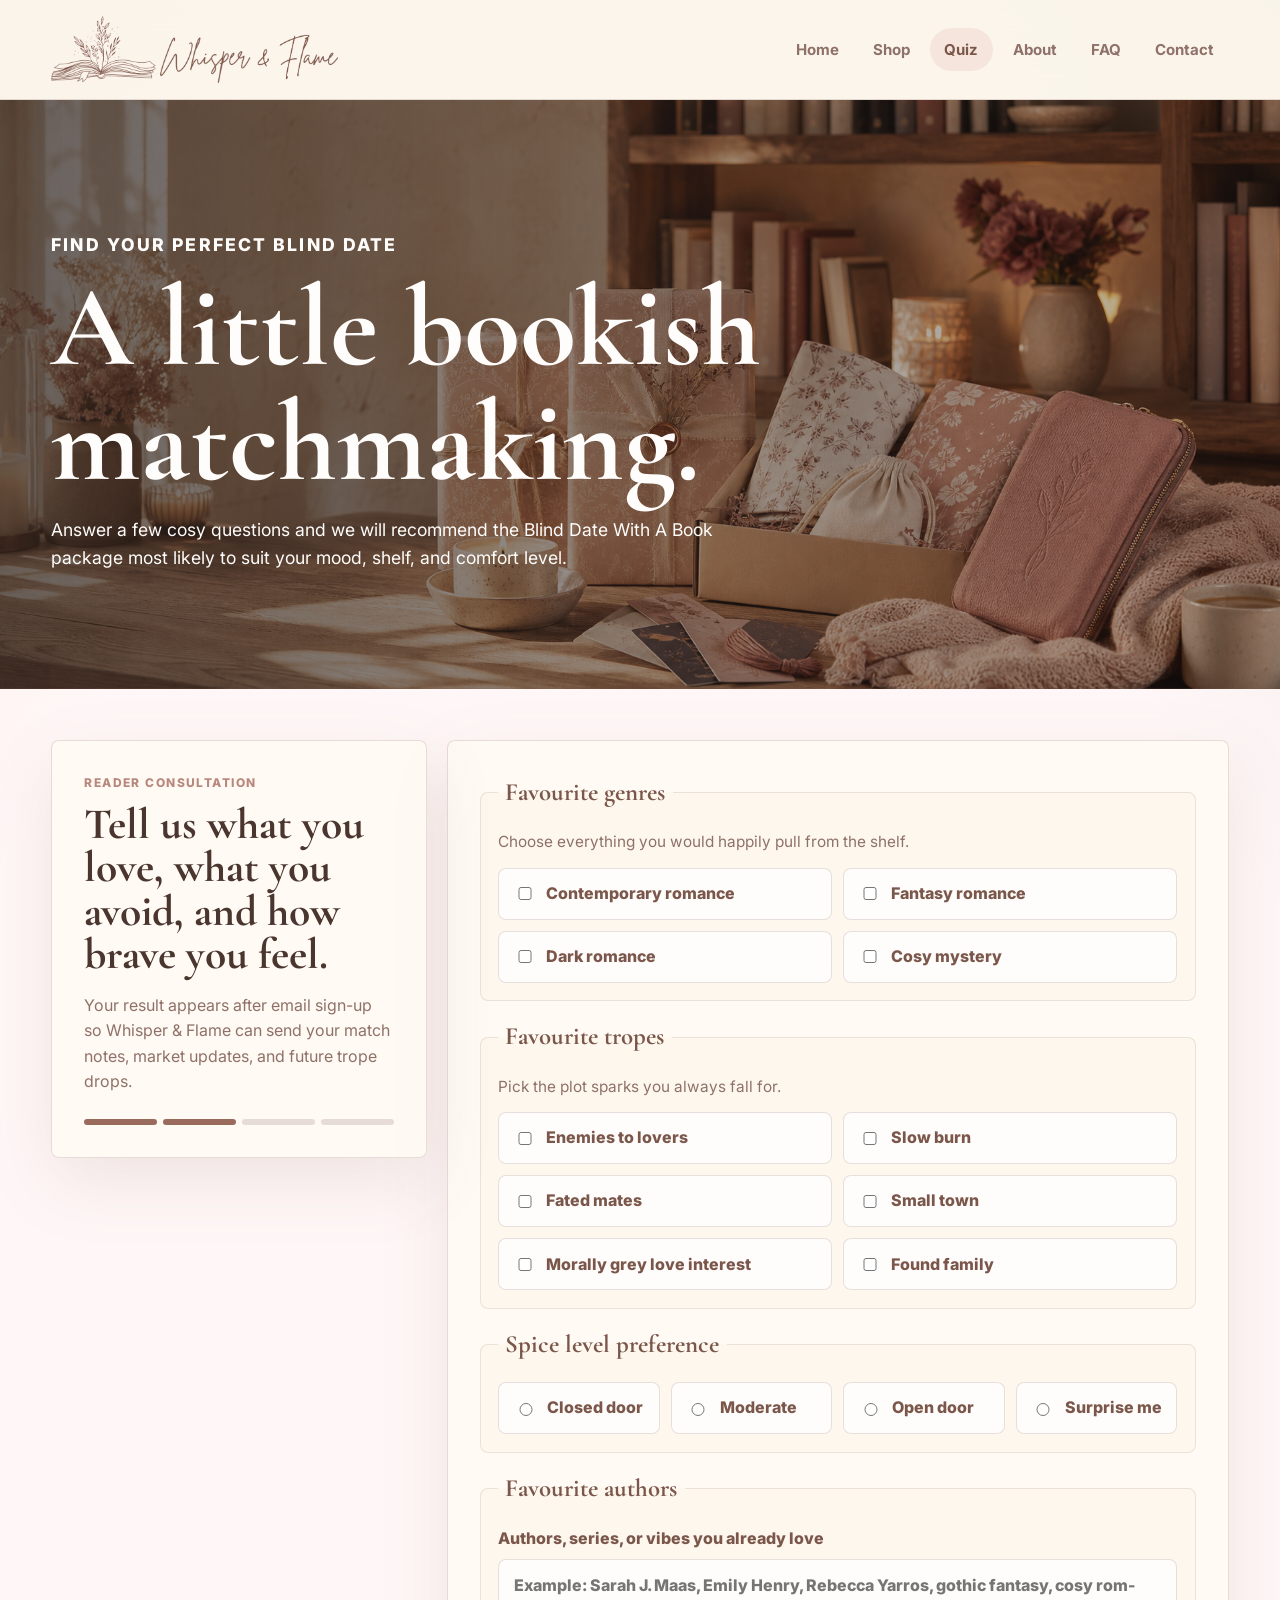
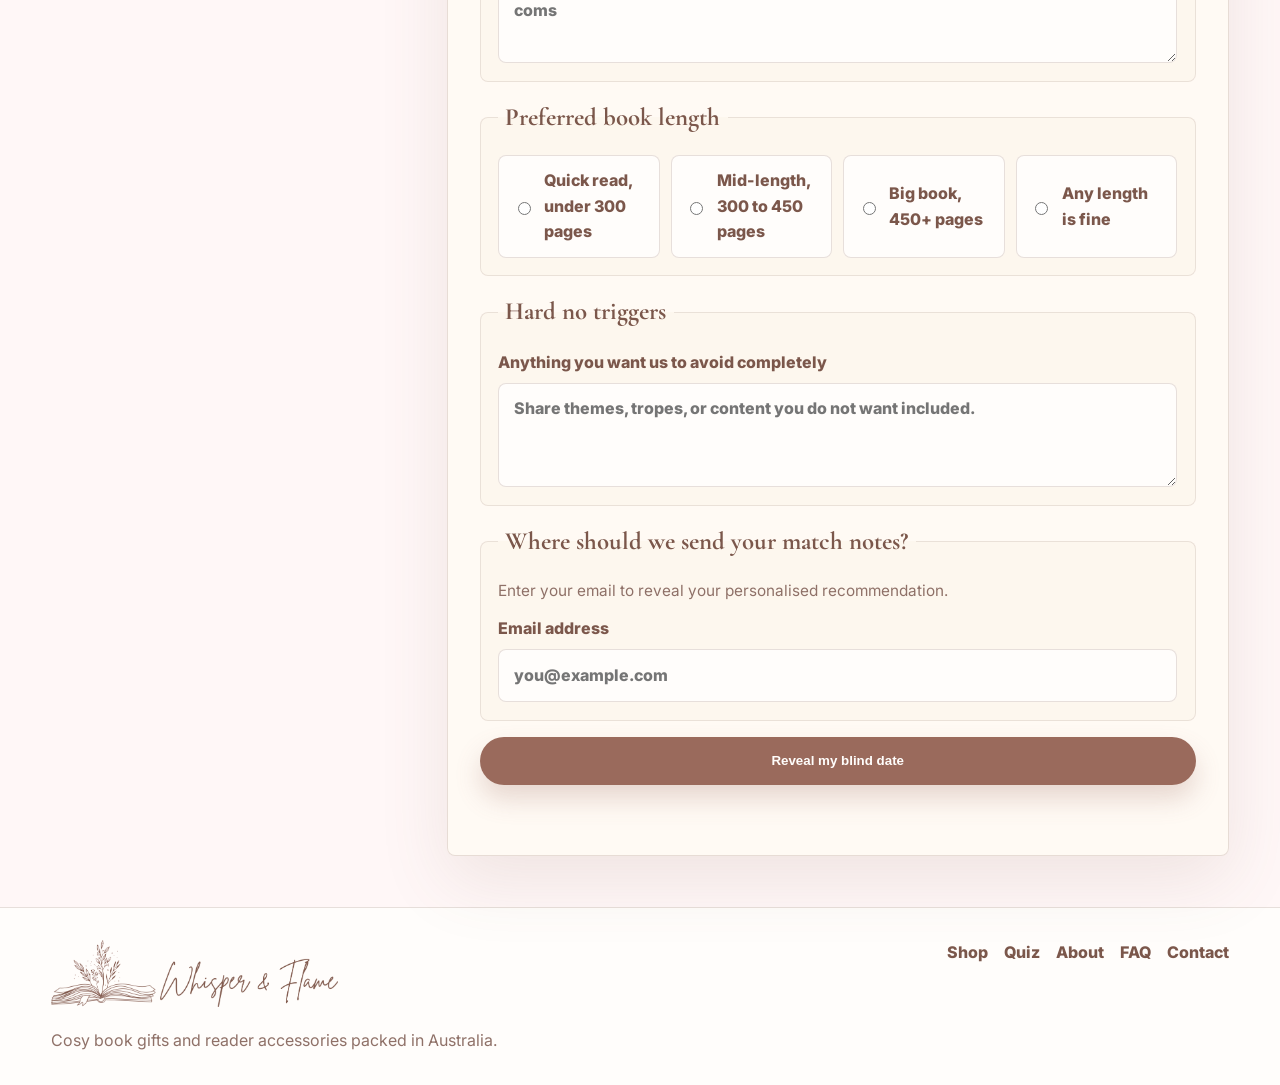
<file: quiz.html>
<!doctype html>
<html lang="en-AU">
  <head>
    <meta charset="utf-8">
    <meta name="viewport" content="width=device-width, initial-scale=1">
    <title>Find Your Perfect Blind Date | Whisper & Flame</title>
    <meta name="description" content="Take the Whisper & Flame quiz to find your perfect Blind Date With A Book recommendation.">
    <link rel="preconnect" href="https://fonts.googleapis.com">
    <link rel="preconnect" href="https://fonts.gstatic.com" crossorigin>
    <link href="https://fonts.googleapis.com/css2?family=Cormorant+Garamond:wght@600;700&family=Inter:wght@400;500;600;700&display=swap" rel="stylesheet">
    <link rel="stylesheet" href="assets/styles.css">
  </head>
  <body>
    <header class="site-header">
      <a class="brand" href="index.html" aria-label="Whisper & Flame home">
        <span class="brand-mark">W&F</span>
        <span>Whisper & Flame</span>
      </a>
      <button class="nav-toggle" type="button" aria-label="Open menu" aria-expanded="false">
        <span></span><span></span><span></span>
      </button>
      <nav class="site-nav" aria-label="Primary navigation">
        <a href="index.html">Home</a>
        <a href="shop.html">Shop</a>
        <a href="quiz.html" aria-current="page">Quiz</a>
        <a href="about.html">About</a>
        <a href="faq.html">FAQ</a>
        <a href="contact.html">Contact</a>
      </nav>
    </header>

    <main>
      <section class="page-hero quiz-hero">
        <p class="eyebrow">Find your perfect blind date</p>
        <h1>A little bookish matchmaking.</h1>
        <p>Answer a few cosy questions and we will recommend the Blind Date With A Book package most likely to suit your mood, shelf, and comfort level.</p>
      </section>

      <section class="quiz-shell">
        <aside class="quiz-intro">
          <p class="eyebrow">Reader consultation</p>
          <h2>Tell us what you love, what you avoid, and how brave you feel.</h2>
          <p>Your result appears after email sign-up so Whisper & Flame can send your match notes, market updates, and future trope drops.</p>
          <div class="quiz-progress" aria-label="Quiz progress">
            <span class="active"></span>
            <span></span>
            <span></span>
            <span></span>
          </div>
        </aside>

        <form class="quiz-card" data-blind-date-quiz>
          <fieldset>
            <legend>Favourite genres</legend>
            <p class="quiz-help">Choose everything you would happily pull from the shelf.</p>
            <div class="option-grid">
              <label><input type="checkbox" name="genres" value="romance"> Contemporary romance</label>
              <label><input type="checkbox" name="genres" value="fantasy"> Fantasy romance</label>
              <label><input type="checkbox" name="genres" value="dark"> Dark romance</label>
              <label><input type="checkbox" name="genres" value="cosy"> Cosy mystery</label>
            </div>
          </fieldset>

          <fieldset>
            <legend>Favourite tropes</legend>
            <p class="quiz-help">Pick the plot sparks you always fall for.</p>
            <div class="option-grid">
              <label><input type="checkbox" name="tropes" value="enemies"> Enemies to lovers</label>
              <label><input type="checkbox" name="tropes" value="slow-burn"> Slow burn</label>
              <label><input type="checkbox" name="tropes" value="fated"> Fated mates</label>
              <label><input type="checkbox" name="tropes" value="small-town"> Small town</label>
              <label><input type="checkbox" name="tropes" value="morally-grey"> Morally grey love interest</label>
              <label><input type="checkbox" name="tropes" value="found-family"> Found family</label>
            </div>
          </fieldset>

          <fieldset>
            <legend>Spice level preference</legend>
            <div class="option-grid compact-options">
              <label><input type="radio" name="spice" value="closed" required> Closed door</label>
              <label><input type="radio" name="spice" value="medium"> Moderate</label>
              <label><input type="radio" name="spice" value="high"> Open door</label>
              <label><input type="radio" name="spice" value="surprise"> Surprise me</label>
            </div>
          </fieldset>

          <fieldset>
            <legend>Favourite authors</legend>
            <label class="quiz-text-label">
              <span>Authors, series, or vibes you already love</span>
              <textarea name="authors" rows="3" placeholder="Example: Sarah J. Maas, Emily Henry, Rebecca Yarros, gothic fantasy, cosy rom-coms"></textarea>
            </label>
          </fieldset>

          <fieldset>
            <legend>Preferred book length</legend>
            <div class="option-grid compact-options">
              <label><input type="radio" name="length" value="short" required> Quick read, under 300 pages</label>
              <label><input type="radio" name="length" value="medium"> Mid-length, 300 to 450 pages</label>
              <label><input type="radio" name="length" value="long"> Big book, 450+ pages</label>
              <label><input type="radio" name="length" value="any"> Any length is fine</label>
            </div>
          </fieldset>

          <fieldset>
            <legend>Hard no triggers</legend>
            <label class="quiz-text-label">
              <span>Anything you want us to avoid completely</span>
              <textarea name="triggers" rows="3" placeholder="Share themes, tropes, or content you do not want included."></textarea>
            </label>
          </fieldset>

          <fieldset class="quiz-email-step">
            <legend>Where should we send your match notes?</legend>
            <p class="quiz-help">Enter your email to reveal your personalised recommendation.</p>
            <label class="quiz-text-label">
              <span>Email address</span>
              <input type="email" name="quiz-email" placeholder="you@example.com" required>
            </label>
          </fieldset>

          <button class="button primary full" type="submit">Reveal my blind date</button>
          <p class="form-note quiz-message" aria-live="polite"></p>
        </form>
      </section>

      <section class="quiz-result-section" data-quiz-result hidden>
        <div class="quiz-result-card">
          <p class="eyebrow">Your match</p>
          <h2 data-result-title></h2>
          <p data-result-description></p>
          <div class="result-tags" data-result-tags></div>
          <div class="result-details">
            <p><strong>Reader notes:</strong> <span data-result-notes></span></p>
            <p><strong>Hard no triggers:</strong> <span data-result-triggers></span></p>
          </div>
          <div class="hero-actions">
            <a class="button primary" href="product.html">Shop this blind date</a>
            <button class="button ghost quiz-reset" type="button" data-quiz-reset>Retake quiz</button>
          </div>
        </div>
      </section>
    </main>

    <footer class="site-footer">
      <div>
        <a class="brand" href="index.html"><span class="brand-mark">W&F</span><span>Whisper & Flame</span></a>
        <p>Cosy book gifts and reader accessories packed in Australia.</p>
      </div>
      <div class="footer-links">
        <a href="shop.html">Shop</a>
        <a href="quiz.html">Quiz</a>
        <a href="about.html">About</a>
        <a href="faq.html">FAQ</a>
        <a href="contact.html">Contact</a>
      </div>
    </footer>
    <script src="assets/main.js"></script>
  </body>
</html>
</file>
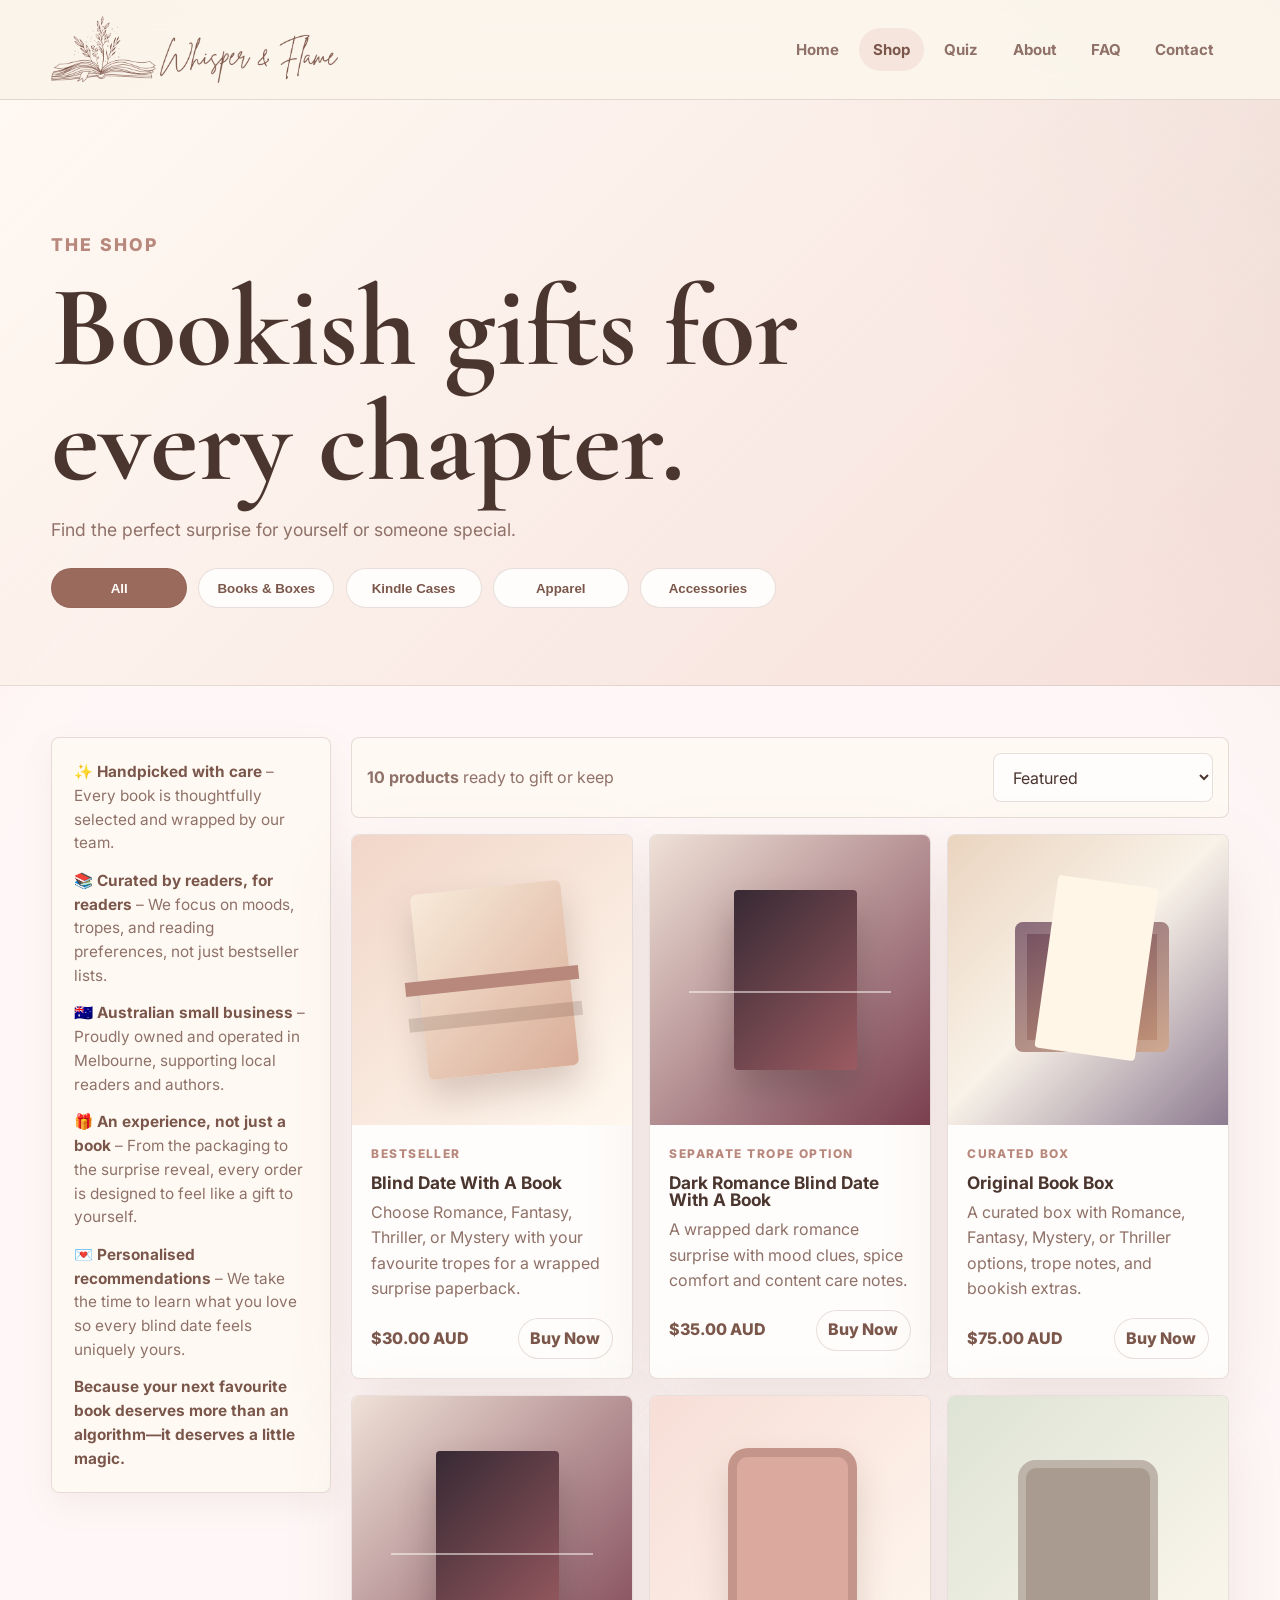
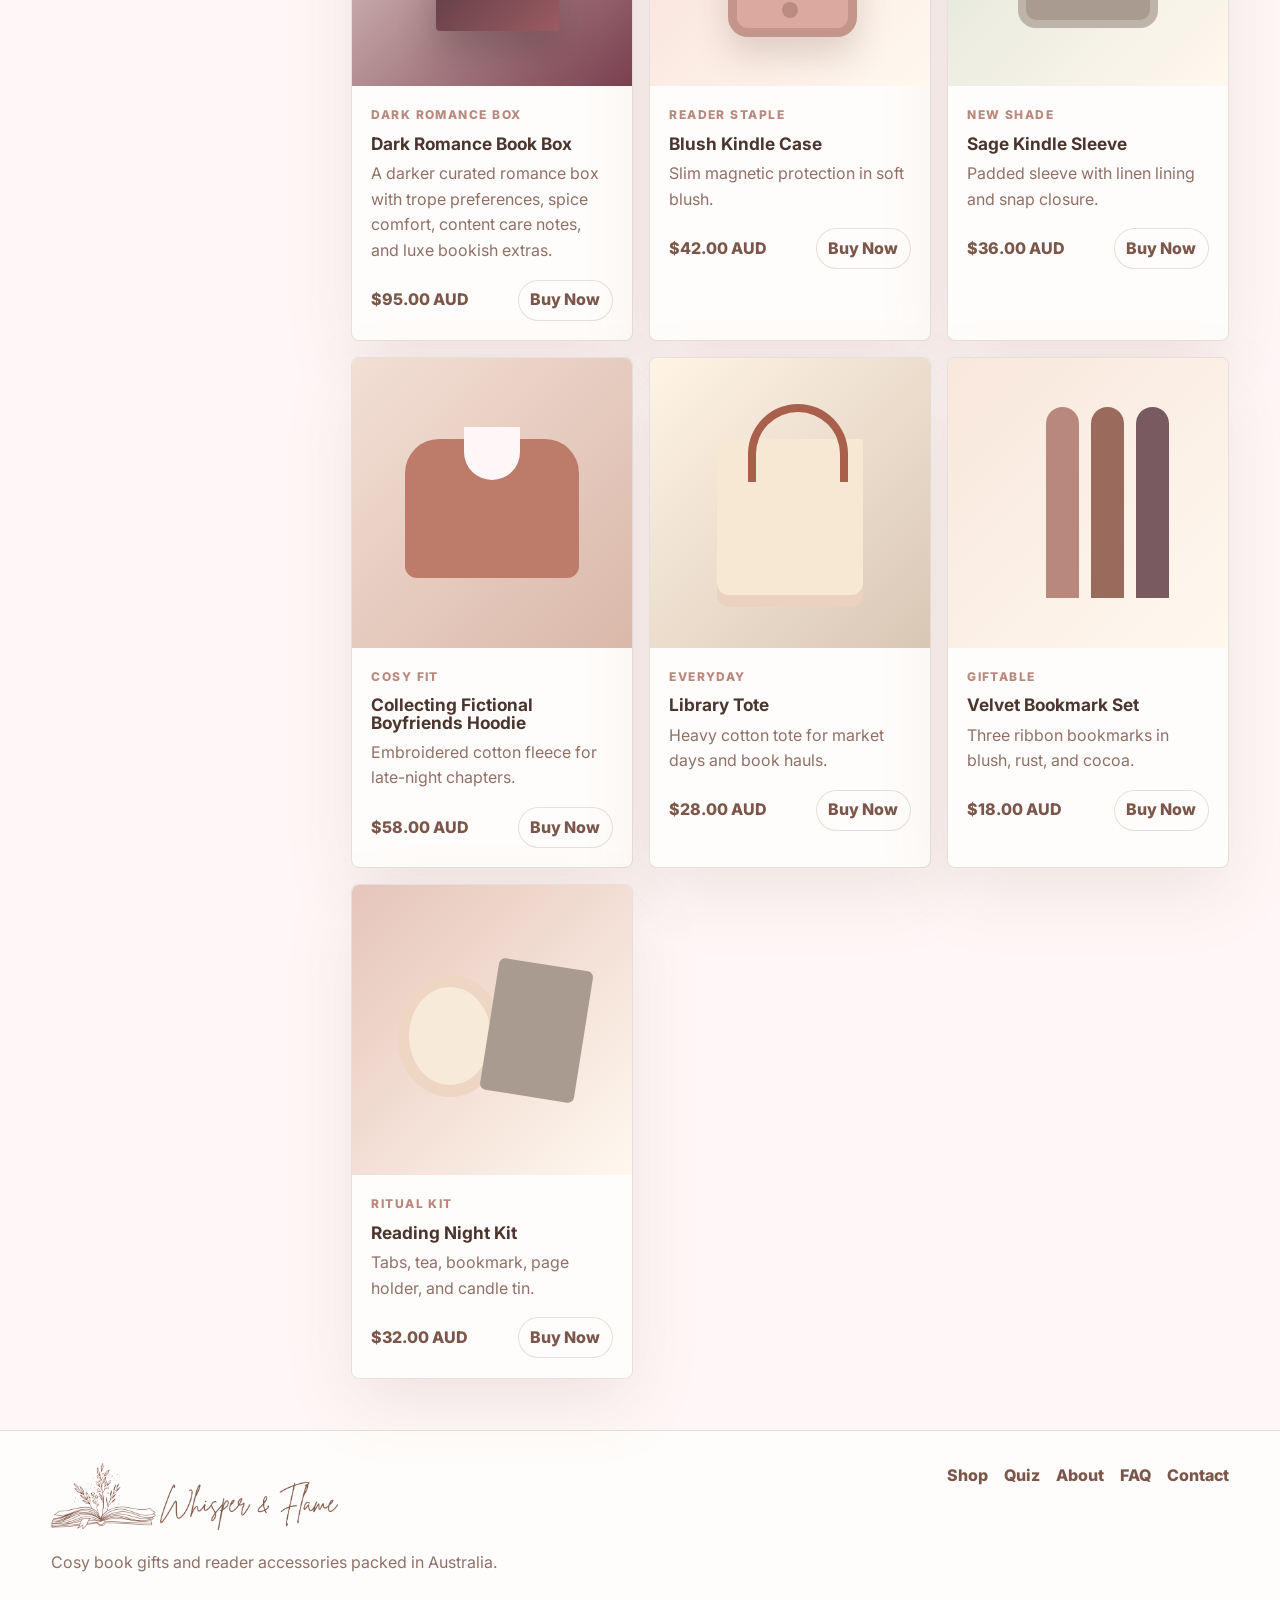
<file: shop.html>
<!doctype html>
<html lang="en-AU">
  <head>
    <meta charset="utf-8">
    <meta name="viewport" content="width=device-width, initial-scale=1">
    <title>Shop | Whisper & Flame</title>
    <meta name="description" content="Shop Blind Date With A Book packages, curated book boxes, Kindle cases, apparel, bookmarks, and reading accessories.">
    <link rel="preconnect" href="https://fonts.googleapis.com">
    <link rel="preconnect" href="https://fonts.gstatic.com" crossorigin>
    <link href="https://fonts.googleapis.com/css2?family=Cormorant+Garamond:wght@600;700&family=Inter:wght@400;500;600;700&display=swap" rel="stylesheet">
    <link rel="stylesheet" href="assets/styles.css">
  </head>
  <body>
    <header class="site-header">
      <a class="brand" href="index.html"><span class="brand-mark">W&F</span><span>Whisper & Flame</span></a>
      <button class="nav-toggle" type="button" aria-label="Open menu" aria-expanded="false"><span></span><span></span><span></span></button>
      <nav class="site-nav" aria-label="Primary navigation">
        <a href="index.html">Home</a><a href="shop.html" aria-current="page">Shop</a><a href="quiz.html">Quiz</a><a href="about.html">About</a><a href="faq.html">FAQ</a><a href="contact.html">Contact</a>
      </nav>
    </header>

    <main>
      <section class="page-hero compact">
        <p class="eyebrow">The shop</p>
        <h1>Bookish gifts for every chapter.</h1>
        <p>Find the perfect surprise for yourself or someone special.</p>
        <div class="shop-category-row" aria-label="Shop categories">
          <button class="filter-button active" data-filter="all" type="button">All</button>
          <button class="filter-button" data-filter="books" type="button">Books & Boxes</button>
          <button class="filter-button" data-filter="cases" type="button">Kindle Cases</button>
          <button class="filter-button" data-filter="apparel" type="button">Apparel</button>
          <button class="filter-button" data-filter="accessories" type="button">Accessories</button>
        </div>
      </section>

      <section class="shop-layout">
        <aside class="shop-sidebar" aria-label="Why readers return">
          <div class="filter-card">
            <div class="reader-return-copy">
              <p>✨ <strong>Handpicked with care</strong> – Every book is thoughtfully selected and wrapped by our team.</p>
              <p>📚 <strong>Curated by readers, for readers</strong> – We focus on moods, tropes, and reading preferences, not just bestseller lists.</p>
              <p>🇦🇺 <strong>Australian small business</strong> – Proudly owned and operated in Melbourne, supporting local readers and authors.</p>
              <p>🎁 <strong>An experience, not just a book</strong> – From the packaging to the surprise reveal, every order is designed to feel like a gift to yourself.</p>
              <p>💌 <strong>Personalised recommendations</strong> – We take the time to learn what you love so every blind date feels uniquely yours.</p>
              <p><strong>Because your next favourite book deserves more than an algorithm—it deserves a little magic.</strong></p>
            </div>
          </div>
        </aside>

        <section class="shop-results">
          <div class="shop-bar">
            <p><strong data-product-count>Products</strong> ready to gift or keep</p>
            <select aria-label="Sort products">
              <option>Featured</option>
              <option>Price: low to high</option>
              <option>Price: high to low</option>
              <option>Best rated</option>
            </select>
          </div>
          <div class="product-grid shop-grid" data-products-grid>
            <p class="empty-state">Loading products...</p>
          </div>
          <p class="empty-state" hidden>No products match that filter yet.</p>
        </section>
      </section>
    </main>

    <footer class="site-footer">
      <div><a class="brand" href="index.html"><span class="brand-mark">W&F</span><span>Whisper & Flame</span></a><p>Cosy book gifts and reader accessories packed in Australia.</p></div>
      <div class="footer-links"><a href="shop.html">Shop</a><a href="quiz.html">Quiz</a><a href="about.html">About</a><a href="faq.html">FAQ</a><a href="contact.html">Contact</a></div>
    </footer>
    <div class="toast" role="status" aria-live="polite"></div>
    <script src="assets/main.js"></script>
  </body>
</html>
</file>
<file: assets/styles.css>
:root {
  --cream: #fff7f7;
  --paper: #fffdfb;
  --blush: #f8dadd;
  --rose: #b9887d;
  --clay: #9a6a5c;
  --cocoa: #7b574b;
  --ink: #4b362f;
  --muted: #8f7168;
  --sage: #a99b8f;
  --plum: #7a5a61;
  --border: rgba(123, 87, 75, 0.18);
  --shadow: 0 24px 70px rgba(123, 87, 75, 0.12);
  --serif: "Cormorant Garamond", Georgia, serif;
  --sans: "Inter", Arial, sans-serif;
}

* {
  box-sizing: border-box;
}

html {
  scroll-behavior: smooth;
}

body {
  margin: 0;
  color: var(--ink);
  background: var(--cream);
  font-family: var(--sans);
  line-height: 1.6;
}

body::before {
  position: fixed;
  inset: 0;
  z-index: -1;
  pointer-events: none;
  content: "";
  background:
    linear-gradient(120deg, rgba(232, 185, 173, 0.20), transparent 28%),
    linear-gradient(240deg, rgba(123, 138, 117, 0.12), transparent 30%),
    var(--cream);
}

img,
svg {
  max-width: 100%;
}

a {
  color: inherit;
  text-decoration: none;
}

p {
  margin: 0;
  color: var(--muted);
}

h1,
h2,
h3 {
  margin: 0;
  color: var(--ink);
  line-height: 1;
}

h1,
h2 {
  font-family: var(--serif);
  font-weight: 700;
}

h1 {
  max-width: 820px;
  font-size: clamp(3.9rem, 9vw, 8.2rem);
  letter-spacing: 0;
}

h2 {
  font-size: clamp(2.2rem, 4.8vw, 4.4rem);
}

h3 {
  font-size: 1.08rem;
}

.site-header {
  position: sticky;
  top: 0;
  z-index: 20;
  display: flex;
  align-items: center;
  justify-content: space-between;
  gap: 1.5rem;
  padding: 1rem clamp(1rem, 4vw, 4rem);
  border-bottom: 1px solid var(--border);
  background: rgba(251, 245, 235, 0.88);
  backdrop-filter: blur(18px);
}

.brand {
  display: inline-flex;
  align-items: center;
  width: min(23rem, 50vw);
  height: 4.2rem;
  gap: 0;
  overflow: hidden;
  background: url("images/whisper-flame-header-logo-transparent.png") left center / contain no-repeat;
  font-weight: 700;
  color: var(--cocoa);
}

.brand > span {
  position: absolute;
  width: 1px;
  height: 1px;
  overflow: hidden;
  clip: rect(0, 0, 0, 0);
}

.brand-mark {
  display: grid;
  width: 3rem;
  height: 3rem;
  place-items: center;
  border: 1px solid rgba(123, 87, 75, 0.28);
  border-radius: 50%;
  background: var(--paper) url("images/whisper-flame-logo.png") center / 130% auto no-repeat;
  font-family: var(--serif);
  font-size: 0;
  box-shadow: 0 10px 26px rgba(123, 87, 75, 0.10);
}

.site-nav {
  display: flex;
  align-items: center;
  gap: 0.35rem;
}

.site-nav a {
  min-height: 2.55rem;
  padding: 0.6rem 0.9rem;
  border-radius: 999px;
  color: var(--muted);
  font-size: 0.94rem;
  font-weight: 700;
}

.site-nav a:hover,
.site-nav a[aria-current="page"] {
  color: var(--cocoa);
  background: rgba(232, 185, 173, 0.25);
}

.nav-toggle {
  display: none;
  width: 2.7rem;
  height: 2.7rem;
  padding: 0;
  border: 1px solid var(--border);
  border-radius: 50%;
  background: var(--paper);
}

.nav-toggle span {
  display: block;
  width: 1.1rem;
  height: 2px;
  margin: 0.25rem auto;
  background: var(--cocoa);
}

.hero {
  position: relative;
  min-height: min(760px, calc(100vh - 40px));
  display: grid;
  align-items: center;
  overflow: hidden;
  padding: clamp(5rem, 10vw, 9rem) clamp(1rem, 4vw, 4rem);
  border-bottom: 1px solid var(--border);
}

.hero-media {
  position: absolute;
  inset: 0;
  background:
    linear-gradient(90deg, rgba(47, 37, 33, 0.74) 0%, rgba(47, 37, 33, 0.42) 43%, rgba(47, 37, 33, 0.10) 100%),
    url("images/banner-whisper-flame.png") center / cover;
  transform: scale(1.02);
}

.hero-content {
  position: relative;
  z-index: 1;
  width: min(720px, 100%);
}

.hero .eyebrow,
.hero h1,
.hero .hero-copy {
  color: var(--paper);
}

.hero-copy {
  max-width: 590px;
  margin-top: 1.2rem;
  font-size: clamp(1.05rem, 2vw, 1.35rem);
}

.hero-actions,
.section-heading.split,
.shop-bar,
.product-meta,
.quantity-row,
.newsletter {
  display: flex;
  align-items: center;
  justify-content: space-between;
  gap: 1rem;
}

.hero-actions {
  justify-content: flex-start;
  flex-wrap: wrap;
  margin-top: 2rem;
}

.button {
  display: inline-flex;
  min-height: 3rem;
  align-items: center;
  justify-content: center;
  padding: 0.78rem 1.2rem;
  border: 1px solid transparent;
  border-radius: 999px;
  font-weight: 800;
  cursor: pointer;
  transition: transform 180ms ease, box-shadow 180ms ease, background 180ms ease;
}

.button:hover {
  transform: translateY(-2px);
}

.button.primary {
  color: var(--paper);
  background: var(--clay);
  box-shadow: 0 14px 26px rgba(154, 106, 92, 0.24);
}

.button.ghost {
  border-color: rgba(255, 250, 243, 0.55);
  color: var(--paper);
  background: rgba(255, 250, 243, 0.12);
}

.purchase-panel .button.ghost,
.newsletter.narrow .button.ghost {
  border-color: var(--border);
  color: var(--cocoa);
  background: var(--paper);
}

.button.full {
  width: 100%;
}

.section {
  padding: clamp(4rem, 8vw, 7rem) clamp(1rem, 4vw, 4rem);
}

.section-heading {
  max-width: 840px;
  margin-bottom: 2rem;
}

.section-heading.split {
  max-width: none;
  align-items: end;
}

.eyebrow,
.product-kicker {
  margin-bottom: 0.65rem;
  color: var(--rose);
  font-size: 0.75rem;
  font-weight: 800;
  letter-spacing: 0.12em;
  text-transform: uppercase;
}

.intro-band {
  background: var(--paper);
}

.feature-grid,
.collection-grid,
.product-grid,
.review-grid,
.story-grid {
  display: grid;
  grid-template-columns: repeat(3, minmax(0, 1fr));
  gap: 1rem;
}

.feature-grid article,
.collection-card,
.review-grid figure,
.story-card,
.filter-card,
.contact-card,
.purchase-panel,
details {
  margin: 0;
  border: 1px solid var(--border);
  border-radius: 8px;
  background: rgba(255, 250, 243, 0.78);
  box-shadow: 0 12px 34px rgba(123, 87, 75, 0.08);
}

.feature-grid article,
.collection-card,
.review-grid figure,
.story-card,
.filter-card,
.contact-card {
  padding: 1.35rem;
}

.feature-icon {
  display: inline-flex;
  width: 2.2rem;
  height: 2.2rem;
  align-items: center;
  justify-content: center;
  margin-bottom: 1.2rem;
  border-radius: 50%;
  color: var(--paper);
  background: var(--plum);
  font-size: 0.78rem;
  font-weight: 800;
}

.feature-grid h3,
.story-card h2,
.contact-card h2,
.filter-card h2 {
  margin-bottom: 0.55rem;
  font-family: var(--serif);
  font-size: 1.65rem;
}

.text-link {
  color: var(--clay);
  font-weight: 800;
  border-bottom: 1px solid currentColor;
}

.collection-card {
  display: grid;
  grid-template-rows: auto 1fr auto;
  gap: 1rem;
}

.collection-visual {
  position: relative;
  min-height: 210px;
  overflow: hidden;
  border: 1px solid var(--border);
  border-radius: 8px;
}

.collection-photo {
  background-position: center;
  background-size: cover;
  background-repeat: no-repeat;
}

.blind-date-photo {
  background-image: url("images/blind-date-packages.png");
  background-position: center 38%;
}

.book-boxes-photo {
  background-image: url("images/curated-book-boxes.png");
  background-position: center 45%;
}

.product-card {
  overflow: hidden;
  border: 1px solid var(--border);
  border-radius: 8px;
  background: var(--paper);
  box-shadow: var(--shadow);
}

.product-visual {
  position: relative;
  display: block;
  min-height: 290px;
  overflow: hidden;
  background: linear-gradient(140deg, #f1d6c8, #fff8ef);
}

.product-visual::before,
.product-visual::after,
.thumb::before,
.thumb::after {
  position: absolute;
  content: "";
}

.blind-date::before {
  width: 54%;
  height: 64%;
  left: 24%;
  top: 18%;
  border-radius: 6px;
  background: linear-gradient(135deg, #f8ead9, #d9ad98);
  box-shadow: 0 18px 35px rgba(91, 55, 45, 0.22);
  transform: rotate(-6deg);
}

.blind-date::after {
  width: 62%;
  height: 14px;
  left: 19%;
  top: 48%;
  background: var(--rose);
  box-shadow: 0 36px 0 rgba(91, 55, 45, 0.18);
  transform: rotate(-6deg);
}

.fantasy-box {
  background: linear-gradient(135deg, #ead4bf, #f9f2e8 48%, #8d7b90);
}

.fantasy-box::before {
  width: 55%;
  height: 45%;
  left: 24%;
  top: 30%;
  border-radius: 8px;
  background: linear-gradient(150deg, #704d61, #c59678);
  box-shadow: inset 0 0 0 12px rgba(255, 250, 243, 0.18);
}

.fantasy-box::after {
  width: 36%;
  height: 60%;
  left: 35%;
  top: 16%;
  border-radius: 4px;
  background: #fff6e8;
  transform: rotate(8deg);
}

.kindle-case {
  background: linear-gradient(135deg, #f7ded7, #fff8ef);
}

.kindle-case::before {
  width: 46%;
  height: 65%;
  left: 28%;
  top: 18%;
  border-radius: 20px;
  background: #dca99f;
  box-shadow: inset 0 0 0 9px rgba(91, 55, 45, 0.18), 0 18px 35px rgba(91, 55, 45, 0.18);
}

.kindle-case::after {
  width: 16px;
  height: 16px;
  left: calc(50% - 8px);
  top: 71%;
  border-radius: 50%;
  background: rgba(91, 55, 45, 0.26);
}

.dark-romance {
  background: linear-gradient(135deg, #efe1d7, #7a3f4f);
}

.dark-romance::before {
  width: 44%;
  height: 62%;
  left: 30%;
  top: 19%;
  border-radius: 4px;
  background: linear-gradient(135deg, #372934, #9b5b61);
  box-shadow: 0 20px 36px rgba(47, 37, 33, 0.28);
}

.dark-romance::after {
  width: 72%;
  height: 2px;
  left: 14%;
  top: 54%;
  background: rgba(255, 250, 243, 0.52);
}

.sage-case {
  background: linear-gradient(135deg, #dde3d5, #fff8ef);
}

.sage-case::before {
  width: 50%;
  height: 58%;
  left: 25%;
  top: 22%;
  border-radius: 18px;
  background: var(--sage);
  box-shadow: inset 0 0 0 8px rgba(255, 250, 243, 0.26);
}

.sweater {
  background: linear-gradient(135deg, #f3dfd5, #d9b8a9);
}

.sweater::before {
  width: 62%;
  height: 48%;
  left: 19%;
  top: 28%;
  border-radius: 34px 34px 12px 12px;
  background: #bd7c69;
}

.sweater::after {
  width: 20%;
  height: 18%;
  left: 40%;
  top: 24%;
  border-radius: 0 0 999px 999px;
  background: var(--cream);
}

.tote {
  background: linear-gradient(135deg, #fff4e5, #d9c7b5);
}

.tote::before {
  width: 52%;
  height: 58%;
  left: 24%;
  top: 28%;
  border-radius: 3px 3px 12px 12px;
  background: #f7e8d4;
  box-shadow: inset 0 -12px 0 rgba(168, 96, 76, 0.16);
}

.tote::after {
  width: 30%;
  height: 24%;
  left: 35%;
  top: 16%;
  border: 8px solid #a8604c;
  border-bottom: 0;
  border-radius: 999px 999px 0 0;
}

.bookmark {
  background: linear-gradient(135deg, #f8e7dc, #fff8ef);
}

.bookmark::before {
  width: 12%;
  height: 66%;
  left: 35%;
  top: 17%;
  border-radius: 999px 999px 6px 6px;
  background: var(--rose);
  box-shadow: 45px 0 0 var(--clay), 90px 0 0 var(--plum);
}

.reading-kit {
  background: linear-gradient(135deg, #e6c5ba, #fff8ef);
}

.reading-kit::before {
  width: 38%;
  height: 42%;
  left: 16%;
  top: 31%;
  border-radius: 50%;
  background: #f8ead9;
  box-shadow: inset 0 0 0 12px rgba(168, 96, 76, 0.14);
}

.reading-kit::after {
  width: 34%;
  height: 46%;
  right: 17%;
  top: 27%;
  border-radius: 6px;
  background: var(--sage);
  transform: rotate(9deg);
}

.product-info {
  padding: 1.2rem;
}

.product-info h3 a:hover {
  color: var(--clay);
}

.product-info p:not(.product-kicker) {
  min-height: 3rem;
  margin-top: 0.55rem;
}

.product-meta {
  margin-top: 1rem;
  color: var(--cocoa);
  font-weight: 800;
}

.mini-cart,
.filter-button {
  border: 1px solid var(--border);
  border-radius: 999px;
  background: var(--paper);
  color: var(--cocoa);
  font-weight: 800;
  cursor: pointer;
}

.mini-cart {
  min-width: 3.2rem;
  padding: 0.42rem 0.72rem;
}

.warm-section {
  background: #f7e1e4;
}

.market-layout {
  display: grid;
  grid-template-columns: minmax(0, 0.85fr) minmax(380px, 1.15fr);
  gap: clamp(1.2rem, 4vw, 3rem);
  align-items: start;
}

.market-layout .section-heading {
  margin-bottom: 0;
}

.market-layout .section-heading p:not(.eyebrow) {
  max-width: 520px;
  margin-top: 1rem;
}

.market-list {
  display: grid;
  gap: 0.75rem;
}

.market-list article {
  display: grid;
  grid-template-columns: 5.5rem 1fr;
  gap: 1rem;
  align-items: center;
  padding: 1rem;
  border: 1px solid rgba(123, 87, 75, 0.16);
  border-radius: 8px;
  background: rgba(255, 250, 243, 0.74);
}

.market-list time {
  display: grid;
  min-height: 5rem;
  place-items: center;
  border-radius: 8px;
  color: var(--paper);
  background: var(--plum);
  font-family: var(--serif);
  font-size: 1.55rem;
  font-weight: 700;
  line-height: 1;
  text-align: center;
}

.market-list h3 {
  margin-bottom: 0.35rem;
  font-family: var(--serif);
  font-size: 1.65rem;
}

.market-map-link {
  display: inline-flex;
  width: fit-content;
  margin-top: 0.7rem;
  color: var(--clay);
  font-size: 0.9rem;
  font-weight: 800;
  border-bottom: 1px solid currentColor;
}

.market-loading {
  padding: 1rem;
  border: 1px solid rgba(123, 87, 75, 0.16);
  border-radius: 8px;
  background: rgba(255, 250, 243, 0.74);
}

.bestseller-list {
  display: grid;
  grid-template-columns: repeat(4, minmax(0, 1fr));
  gap: 1px;
  overflow: hidden;
  border: 1px solid rgba(123, 87, 75, 0.16);
  border-radius: 8px;
}

.bestseller-list a {
  display: flex;
  min-height: 9rem;
  flex-direction: column;
  justify-content: space-between;
  padding: 1.2rem;
  background: var(--paper);
  font-weight: 800;
}

.bestseller-list strong {
  color: var(--clay);
}

.review-grid blockquote {
  margin: 0 0 1rem;
  color: var(--ink);
  font-family: var(--serif);
  font-size: 1.45rem;
  line-height: 1.15;
}

.review-grid figcaption {
  color: var(--rose);
  font-weight: 800;
}

.instagram-section {
  background: var(--paper);
}

.instagram-grid {
  display: grid;
  grid-template-columns: 1.2fr 1fr 1fr;
  gap: 0.85rem;
}

.instagram-tile {
  position: relative;
  min-height: 230px;
  overflow: hidden;
  border: 1px solid var(--border);
  border-radius: 8px;
  box-shadow: 0 14px 34px rgba(123, 87, 75, 0.10);
}

.instagram-tile.hero-tile {
  grid-row: span 2;
  min-height: 476px;
  background:
    linear-gradient(180deg, rgba(47, 37, 33, 0.08), rgba(47, 37, 33, 0.58)),
    url("images/whisper-flame-hero.png") center / cover;
}

.instagram-tile span {
  position: absolute;
  left: 0.85rem;
  right: 0.85rem;
  bottom: 0.85rem;
  z-index: 2;
  display: inline-flex;
  width: fit-content;
  max-width: calc(100% - 1.7rem);
  padding: 0.55rem 0.7rem;
  border-radius: 999px;
  color: var(--paper);
  background: rgba(47, 37, 33, 0.68);
  font-size: 0.82rem;
  font-weight: 800;
}

.newsletter {
  margin: clamp(1rem, 4vw, 4rem);
  padding: clamp(1.4rem, 4vw, 3rem);
  border-radius: 8px;
  color: var(--paper);
  background: linear-gradient(135deg, var(--plum), var(--cocoa));
}

.newsletter h2,
.newsletter .eyebrow {
  color: var(--paper);
}

.signup-form {
  display: grid;
  grid-template-columns: minmax(220px, 1fr) auto;
  gap: 0.75rem;
  width: min(520px, 100%);
}

input,
select,
textarea {
  width: 100%;
  min-height: 3rem;
  border: 1px solid var(--border);
  border-radius: 8px;
  padding: 0.8rem 0.9rem;
  color: var(--ink);
  background: var(--paper);
  font: inherit;
}

textarea {
  resize: vertical;
}

.form-note {
  grid-column: 1 / -1;
  min-height: 1.4rem;
  color: inherit;
  font-size: 0.9rem;
}

.sr-only {
  position: absolute;
  width: 1px;
  height: 1px;
  overflow: hidden;
  clip: rect(0, 0, 0, 0);
}

.site-footer {
  display: flex;
  align-items: start;
  justify-content: space-between;
  gap: 2rem;
  padding: 2rem clamp(1rem, 4vw, 4rem);
  border-top: 1px solid var(--border);
  background: var(--paper);
}

.site-footer p {
  margin-top: 0.8rem;
}

.footer-links {
  display: flex;
  flex-wrap: wrap;
  gap: 1rem;
  font-weight: 800;
  color: var(--cocoa);
}

.page-hero {
  padding: clamp(5rem, 9vw, 8rem) clamp(1rem, 4vw, 4rem);
  border-bottom: 1px solid var(--border);
  background: linear-gradient(135deg, rgba(255, 250, 243, 0.9), rgba(232, 185, 173, 0.38));
}

.page-hero.compact {
  padding-bottom: clamp(3rem, 6vw, 5rem);
}

.quiz-hero {
  background:
    linear-gradient(90deg, rgba(47, 37, 33, 0.72), rgba(47, 37, 33, 0.28)),
    url("images/whisper-flame-hero.png") center / cover;
}

.quiz-hero h1,
.quiz-hero p,
.quiz-hero .eyebrow {
  color: var(--paper);
}

.page-hero p {
  max-width: 720px;
  margin-top: 1rem;
  font-size: 1.1rem;
}

.shop-category-row {
  display: flex;
  flex-wrap: wrap;
  gap: 0.7rem;
  max-width: 980px;
  margin-top: 1.5rem;
}

.shop-category-row .filter-button {
  width: auto;
  min-width: 8.5rem;
  text-align: center;
}

.quiz-shell {
  display: grid;
  grid-template-columns: minmax(260px, 0.48fr) minmax(0, 1fr);
  gap: 1.25rem;
  align-items: start;
  padding: clamp(2rem, 4vw, 4rem);
}

.quiz-intro,
.quiz-card,
.quiz-result-card {
  border: 1px solid var(--border);
  border-radius: 8px;
  background: rgba(255, 250, 243, 0.82);
  box-shadow: var(--shadow);
}

.quiz-intro {
  position: sticky;
  top: 5.5rem;
  padding: clamp(1.2rem, 3vw, 2rem);
}

.quiz-intro h2 {
  margin-bottom: 1rem;
  font-size: clamp(2rem, 3.4vw, 3.2rem);
}

.quiz-progress {
  display: grid;
  grid-template-columns: repeat(4, 1fr);
  gap: 0.4rem;
  margin-top: 1.5rem;
}

.quiz-progress span {
  height: 0.38rem;
  border-radius: 999px;
  background: rgba(123, 87, 75, 0.18);
}

.quiz-progress span.active,
.quiz-progress span:nth-child(2) {
  background: var(--clay);
}

.quiz-card {
  display: grid;
  gap: 1rem;
  padding: clamp(1rem, 3vw, 2rem);
}

.quiz-card fieldset {
  display: grid;
  gap: 0.8rem;
  margin: 0;
  padding: 1.1rem;
  border: 1px solid rgba(123, 87, 75, 0.14);
  border-radius: 8px;
  background: rgba(251, 245, 235, 0.58);
}

.quiz-card legend {
  padding: 0 0.45rem;
  color: var(--cocoa);
  font-family: var(--serif);
  font-size: 1.55rem;
  font-weight: 700;
}

.quiz-help {
  font-size: 0.96rem;
}

.option-grid {
  display: grid;
  grid-template-columns: repeat(2, minmax(0, 1fr));
  gap: 0.7rem;
}

.option-grid label {
  display: flex;
  min-height: 3.25rem;
  align-items: center;
  gap: 0.65rem;
  padding: 0.75rem 0.85rem;
  border: 1px solid var(--border);
  border-radius: 8px;
  background: var(--paper);
  color: var(--cocoa);
  font-weight: 800;
}

.option-grid input {
  width: 1rem;
  min-height: auto;
  accent-color: var(--clay);
}

.compact-options {
  grid-template-columns: repeat(4, minmax(0, 1fr));
}

.quiz-text-label {
  display: grid;
  gap: 0.45rem;
  color: var(--cocoa);
  font-weight: 800;
}

.quiz-email-step {
  background: linear-gradient(135deg, rgba(232, 185, 173, 0.28), rgba(255, 250, 243, 0.9));
}

.quiz-message {
  color: var(--rose);
}

.quiz-result-section {
  padding: 0 clamp(1rem, 4vw, 4rem) clamp(4rem, 8vw, 7rem);
}

.quiz-result-card {
  display: grid;
  gap: 1.1rem;
  width: min(920px, 100%);
  margin: 0 auto;
  padding: clamp(1.4rem, 4vw, 3rem);
  background:
    linear-gradient(135deg, rgba(255, 250, 243, 0.92), rgba(232, 185, 173, 0.30)),
    var(--paper);
}

.quiz-result-card h2 {
  font-size: clamp(2.6rem, 5vw, 4.6rem);
}

.result-tags {
  display: flex;
  flex-wrap: wrap;
  gap: 0.5rem;
}

.result-tags span {
  display: inline-flex;
  padding: 0.42rem 0.7rem;
  border-radius: 999px;
  color: var(--paper);
  background: var(--plum);
  font-size: 0.82rem;
  font-weight: 800;
}

.result-details {
  display: grid;
  gap: 0.65rem;
  padding-top: 0.6rem;
  border-top: 1px solid var(--border);
}

.shop-layout,
.product-detail,
.contact-layout {
  display: grid;
  grid-template-columns: 280px minmax(0, 1fr);
  gap: 1.25rem;
  padding: clamp(2rem, 4vw, 4rem);
}

.shop-sidebar {
  display: grid;
  align-content: start;
  gap: 1rem;
}

.filter-card {
  display: grid;
  gap: 0.7rem;
}

.reader-return-copy {
  display: grid;
  gap: 0.85rem;
  align-content: start;
}

.reader-return-copy p {
  color: var(--muted);
  font-size: 0.96rem;
  line-height: 1.55;
}

.reader-return-copy strong {
  color: var(--cocoa);
}

.filter-button {
  width: 100%;
  padding: 0.72rem 1rem;
  text-align: left;
}

.filter-button.active,
.filter-button:hover {
  color: var(--paper);
  background: var(--clay);
}

.shop-results {
  min-width: 0;
}

.shop-bar {
  margin-bottom: 1rem;
  padding: 0.9rem;
  border: 1px solid var(--border);
  border-radius: 8px;
  background: rgba(255, 250, 243, 0.72);
}

.shop-bar select {
  max-width: 220px;
}

.shop-grid {
  grid-template-columns: repeat(3, minmax(0, 1fr));
}

.empty-state {
  padding: 2rem;
  text-align: center;
}

.product-detail {
  grid-template-columns: minmax(0, 1.08fr) minmax(360px, 0.92fr);
  align-items: start;
}

.gallery-main {
  min-height: 620px;
  border: 1px solid var(--border);
  border-radius: 8px;
  box-shadow: var(--shadow);
}

.product-photo-main {
  display: grid;
  place-items: center;
  padding: clamp(1rem, 3vw, 2rem);
  background:
    linear-gradient(135deg, rgba(255, 250, 243, 0.84), rgba(232, 185, 173, 0.36)),
    var(--paper);
}

.product-photo-card {
  width: min(520px, 82%);
  min-height: 480px;
  border: 1px solid rgba(123, 87, 75, 0.12);
  border-radius: 8px;
  box-shadow: 0 26px 60px rgba(123, 87, 75, 0.16);
}

.product-photo-main span {
  margin-top: 1rem;
  color: var(--rose);
  font-size: 0.78rem;
  font-weight: 800;
  letter-spacing: 0.12em;
  text-transform: uppercase;
}

.gallery-strip {
  display: grid;
  grid-template-columns: repeat(3, 1fr);
  gap: 0.75rem;
  margin-top: 0.75rem;
}

.thumb {
  position: relative;
  min-height: 112px;
  border: 1px solid var(--border);
  border-radius: 8px;
  background: linear-gradient(135deg, #f8e7dc, #fff8ef);
  cursor: pointer;
  overflow: hidden;
}

.purchase-panel {
  padding: clamp(1.3rem, 3vw, 2rem);
}

.purchase-panel h1 {
  font-size: clamp(3rem, 6vw, 5rem);
}

.rating {
  margin-top: 0.8rem;
}

.price {
  margin: 1.2rem 0;
  color: var(--clay);
  font-size: 1.5rem;
  font-weight: 800;
}

.tag-block {
  display: flex;
  flex-wrap: wrap;
  gap: 0.45rem;
  margin-top: 1rem;
}

.tag-block span {
  display: inline-flex;
  padding: 0.42rem 0.7rem;
  border: 1px solid var(--border);
  border-radius: 999px;
  color: var(--cocoa);
  background: rgba(255, 250, 243, 0.76);
  font-size: 0.8rem;
  font-weight: 800;
}

.trope-tags span {
  color: var(--paper);
  background: var(--plum);
}

.product-form {
  display: grid;
  gap: 0.85rem;
  margin-top: 1.4rem;
}

.product-form label,
.contact-form label {
  display: grid;
  gap: 0.45rem;
  color: var(--cocoa);
  font-weight: 800;
}

.product-option-grid {
  display: grid;
  grid-template-columns: repeat(2, minmax(0, 1fr));
  gap: 0.55rem;
}

.product-option-grid label {
  display: flex;
  min-height: 3rem;
  align-items: center;
  gap: 0.55rem;
  padding: 0.65rem 0.75rem;
  border: 1px solid var(--border);
  border-radius: 8px;
  background: var(--paper);
}

.product-option-grid input {
  width: 1rem;
  min-height: auto;
  accent-color: var(--clay);
}

.quantity-control {
  display: inline-grid;
  grid-template-columns: 2.8rem 4rem 2.8rem;
  overflow: hidden;
  border: 1px solid var(--border);
  border-radius: 999px;
}

.quantity-control input {
  min-height: 2.75rem;
  border: 0;
  border-radius: 0;
  text-align: center;
}

.quantity-control button {
  border: 0;
  color: var(--cocoa);
  background: var(--paper);
  font-size: 1.1rem;
  font-weight: 800;
  cursor: pointer;
}

.promise-list {
  display: grid;
  gap: 0.6rem;
  margin: 1.3rem 0 0;
  padding: 0;
  color: var(--muted);
  list-style: none;
}

.promise-list li::before {
  display: inline-block;
  width: 0.55rem;
  height: 0.55rem;
  margin-right: 0.5rem;
  border-radius: 50%;
  background: var(--sage);
  content: "";
}

.product-copy {
  display: grid;
  grid-template-columns: 0.8fr 1.2fr;
  gap: 2rem;
  background: var(--paper);
}

.copy-columns {
  display: grid;
  grid-template-columns: 1fr 1fr;
  gap: 1.2rem;
}

.handpicked-section {
  background:
    linear-gradient(90deg, rgba(47, 37, 33, 0.70), rgba(47, 37, 33, 0.18)),
    url("images/whisper-flame-hero.png") center / cover;
}

.handpicked-content {
  width: min(760px, 100%);
}

.handpicked-content h2,
.handpicked-content p,
.handpicked-content .eyebrow {
  color: var(--paper);
}

.handpicked-content p:not(.eyebrow) {
  margin-top: 1rem;
  font-size: 1.08rem;
}

.included-section {
  background: var(--paper);
}

.included-grid {
  display: grid;
  grid-template-columns: repeat(4, minmax(0, 1fr));
  gap: 1rem;
}

.included-grid article {
  padding: 1.2rem;
  border: 1px solid var(--border);
  border-radius: 8px;
  background: rgba(251, 245, 235, 0.66);
}

.included-grid span {
  display: inline-grid;
  width: 2.4rem;
  height: 2.4rem;
  place-items: center;
  margin-bottom: 1rem;
  border-radius: 50%;
  color: var(--paper);
  background: var(--clay);
  font-size: 0.75rem;
  font-weight: 800;
}

.included-grid h3 {
  margin-bottom: 0.5rem;
  font-family: var(--serif);
  font-size: 1.45rem;
}

.product-reviews {
  background: linear-gradient(135deg, rgba(232, 185, 173, 0.22), rgba(255, 250, 243, 0.78));
}

.story-hero {
  background:
    linear-gradient(90deg, rgba(47, 37, 33, 0.70), rgba(47, 37, 33, 0.28)),
    url("images/whisper-flame-hero.png") center / cover;
}

.story-hero h1,
.story-hero p,
.story-hero .eyebrow {
  color: var(--paper);
}

.founder-story {
  display: grid;
  grid-template-columns: minmax(0, 0.9fr) minmax(0, 1.1fr);
  gap: clamp(1.5rem, 5vw, 4rem);
  align-items: start;
  background: var(--paper);
}

.founder-copy h2 {
  max-width: 720px;
}

.founder-note {
  display: grid;
  gap: 1rem;
  padding: clamp(1.2rem, 3vw, 2rem);
  border: 1px solid var(--border);
  border-radius: 8px;
  background: rgba(251, 245, 235, 0.76);
  box-shadow: 0 14px 34px rgba(123, 87, 75, 0.08);
}

.story-grid {
  grid-template-columns: 1fr 1fr;
}

.story-card {
  min-height: 280px;
}

.story-card.accent {
  background: var(--plum);
}

.story-card.accent h2,
.story-card.accent p {
  color: var(--paper);
}

.values {
  background: var(--paper);
}

.about-closing {
  display: grid;
  grid-template-columns: minmax(0, 0.8fr) minmax(0, 1fr) auto;
  gap: clamp(1rem, 4vw, 2rem);
  align-items: center;
  background: #f7e1e4;
}

.about-closing .button {
  white-space: nowrap;
}

.faq-list {
  display: grid;
  gap: 0.85rem;
  width: min(920px, calc(100% - 2rem));
  margin: 2rem auto 4rem;
}

details {
  padding: 1rem 1.2rem;
}

summary {
  color: var(--cocoa);
  font-weight: 800;
  cursor: pointer;
}

details p {
  margin-top: 0.8rem;
}

.newsletter.narrow {
  width: min(920px, calc(100% - 2rem));
  margin-inline: auto;
}

.contact-layout {
  grid-template-columns: minmax(0, 1fr) 360px;
  align-items: start;
}

.contact-form {
  display: grid;
  gap: 1rem;
  padding: clamp(1rem, 3vw, 2rem);
  border: 1px solid var(--border);
  border-radius: 8px;
  background: rgba(255, 250, 243, 0.82);
  box-shadow: var(--shadow);
}

.field-pair {
  display: grid;
  grid-template-columns: 1fr 1fr;
  gap: 1rem;
}

.contact-card {
  position: sticky;
  top: 5.5rem;
}

.contact-card h3 {
  margin-bottom: 0.5rem;
}

.contact-card p + p {
  margin-top: 0.75rem;
}

.mini-divider {
  height: 1px;
  margin: 1.2rem 0;
  background: var(--border);
}

.toast {
  position: fixed;
  right: 1rem;
  bottom: 1rem;
  z-index: 30;
  padding: 0.85rem 1rem;
  border-radius: 8px;
  color: var(--paper);
  background: var(--cocoa);
  box-shadow: var(--shadow);
  opacity: 0;
  transform: translateY(1rem);
  transition: 180ms ease;
}

.toast.show {
  opacity: 1;
  transform: translateY(0);
}

@media (max-width: 1050px) {
  .shop-layout,
  .product-detail,
  .contact-layout,
  .product-copy,
  .market-layout,
  .quiz-shell,
  .founder-story,
  .about-closing {
    grid-template-columns: 1fr;
  }

  .quiz-intro {
    position: static;
  }

  .compact-options {
    grid-template-columns: repeat(2, minmax(0, 1fr));
  }

  .shop-sidebar {
    grid-template-columns: 1fr 1fr;
  }

  .shop-grid,
  .product-grid,
  .included-grid {
    grid-template-columns: repeat(2, minmax(0, 1fr));
  }

  .gallery-main {
    min-height: 480px;
  }

  .product-photo-card {
    min-height: 390px;
  }

  .contact-card {
    position: static;
  }
}

@media (max-width: 760px) {
  h1 {
    font-size: clamp(3.1rem, 17vw, 4.5rem);
  }

  .site-header {
    align-items: start;
  }

  .nav-toggle {
    display: block;
    flex: 0 0 auto;
  }

  .site-nav {
    position: absolute;
    left: 1rem;
    right: 1rem;
    top: 4.75rem;
    display: none;
    flex-direction: column;
    align-items: stretch;
    padding: 0.7rem;
    border: 1px solid var(--border);
    border-radius: 8px;
    background: var(--paper);
    box-shadow: var(--shadow);
  }

  .site-nav.open {
    display: flex;
  }

  .site-nav a {
    border-radius: 8px;
  }

  .hero {
    min-height: 680px;
    align-items: end;
  }

  .hero-media {
    background:
      linear-gradient(180deg, rgba(47, 37, 33, 0.12), rgba(47, 37, 33, 0.80) 70%),
      url("images/banner-whisper-flame.png") center / cover;
  }

  .section-heading.split,
  .newsletter,
  .site-footer,
  .shop-bar,
  .quantity-row {
    align-items: stretch;
    flex-direction: column;
  }

  .feature-grid,
  .collection-grid,
  .product-grid,
  .review-grid,
  .story-grid,
  .shop-grid,
  .shop-sidebar,
  .copy-columns,
  .field-pair,
  .bestseller-list,
  .instagram-grid,
  .option-grid,
  .compact-options,
  .product-option-grid,
  .included-grid {
    grid-template-columns: 1fr;
  }

  .instagram-tile.hero-tile {
    grid-row: auto;
    min-height: 290px;
  }

  .market-list article {
    grid-template-columns: 1fr;
  }

  .signup-form {
    grid-template-columns: 1fr;
  }

  .page-hero,
  .section,
  .shop-layout,
  .product-detail,
  .contact-layout,
  .quiz-shell {
    padding-left: 1rem;
    padding-right: 1rem;
  }

  .gallery-main {
    min-height: 360px;
  }

  .product-photo-card {
    width: 100%;
    min-height: 310px;
  }

  .product-visual {
    min-height: 250px;
  }

  .shop-bar select {
    max-width: none;
  }
}

@media (max-width: 430px) {
  .brand {
    width: min(16rem, 62vw);
    height: 3.4rem;
  }

  .brand-mark {
    width: 2.6rem;
    height: 2.6rem;
  }

  .hero-actions .button,
  .newsletter .button {
    width: 100%;
  }

  .gallery-strip {
    grid-template-columns: 1fr;
  }
}
</file>
